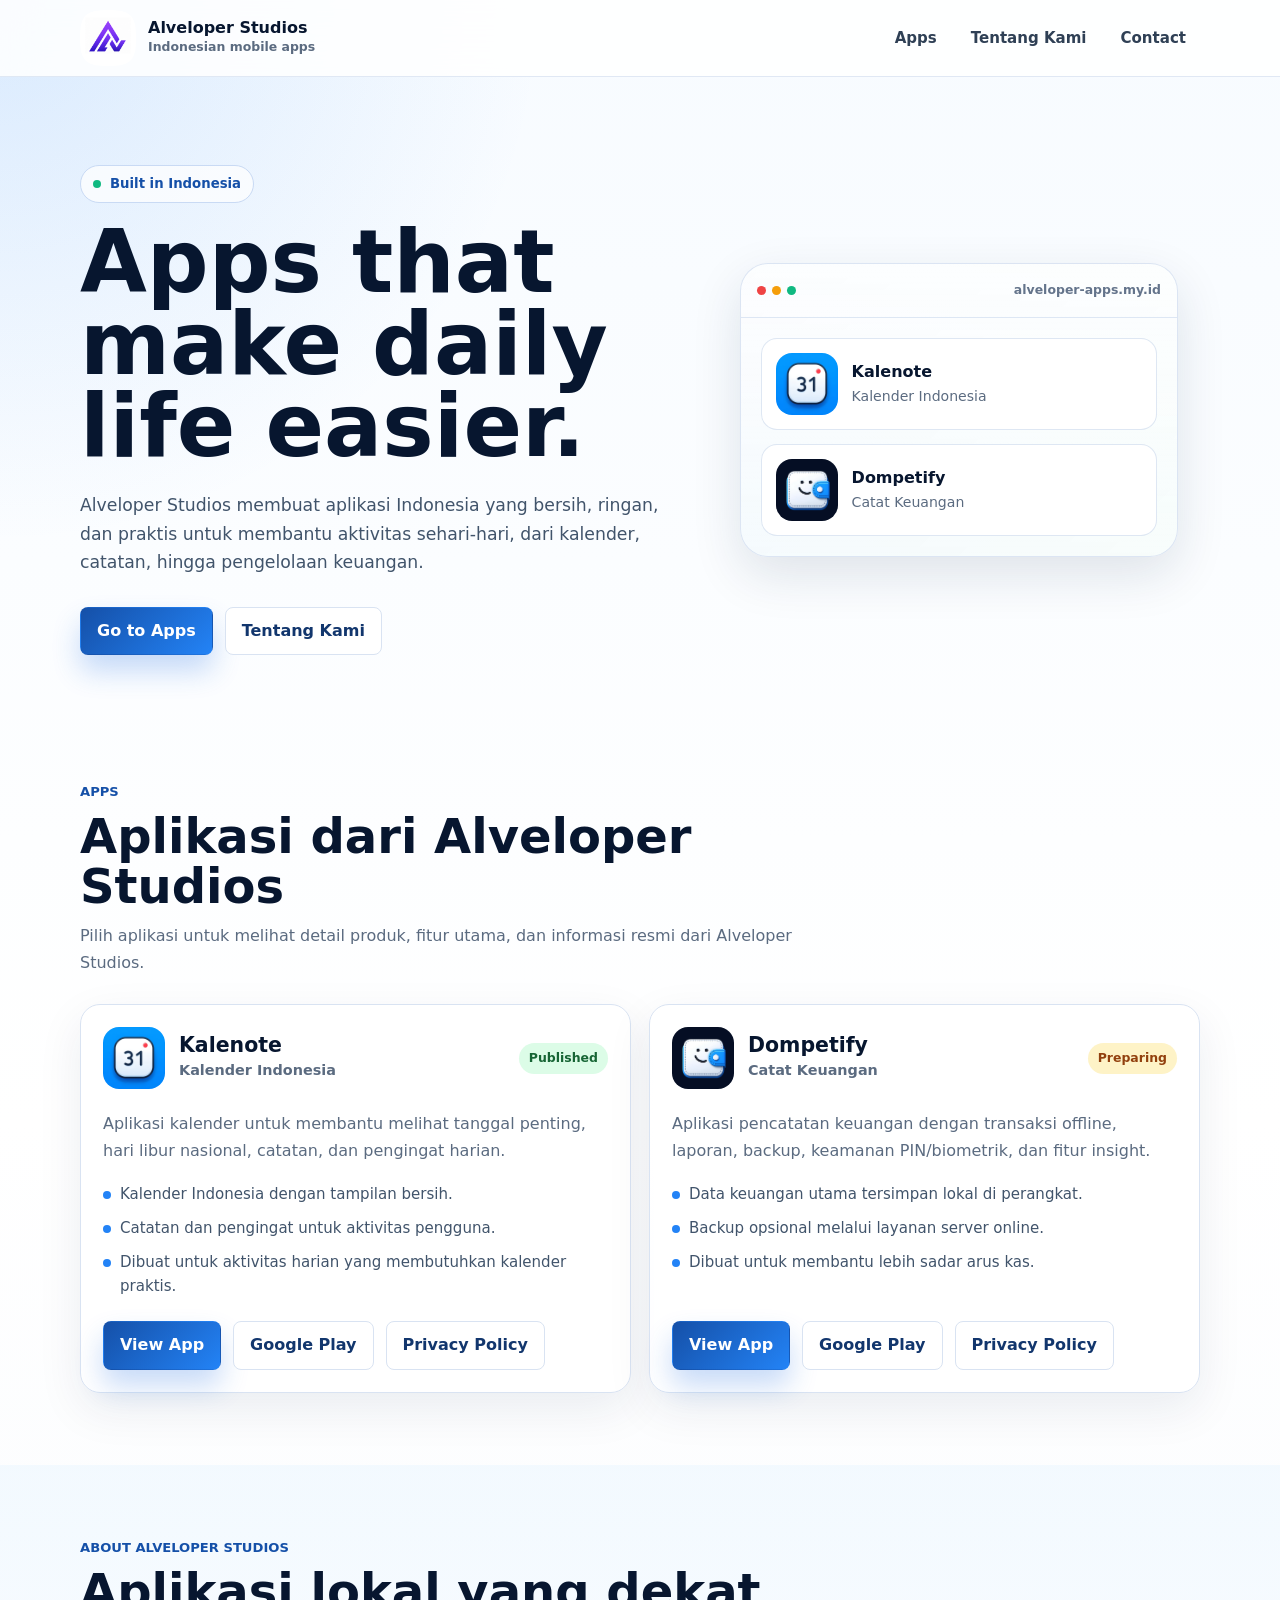
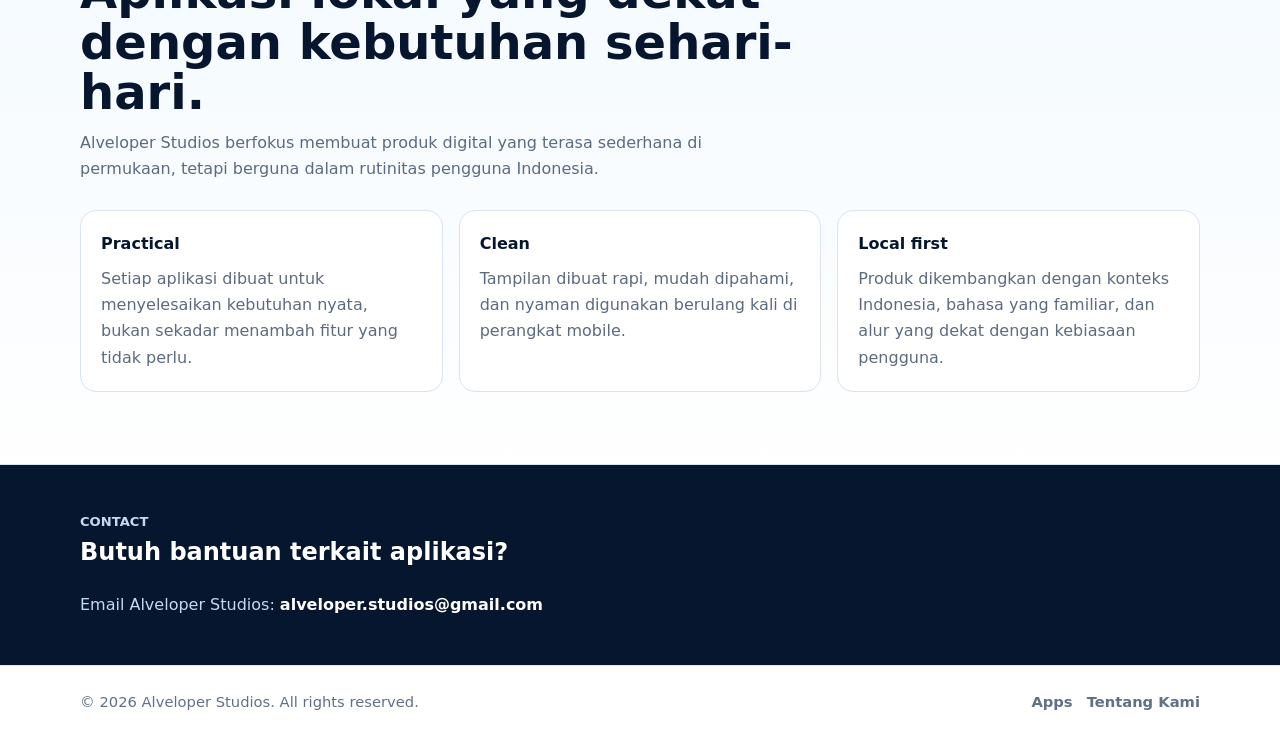
<file: index.html>
<!DOCTYPE html>
<html lang="id">
<head>
  <meta charset="UTF-8">
  <meta name="viewport" content="width=device-width, initial-scale=1.0">
  <meta name="description" content="Portal resmi Alveloper Studios, developer aplikasi Indonesia untuk membantu aktivitas sehari-hari.">
  <meta name="theme-color" content="#1769e0">
  <title>Alveloper Studios Apps</title>
  <link rel="icon" href="assets/icons/alveloper-studios-icon/web/favicon.ico">
  <link rel="apple-touch-icon" href="assets/icons/alveloper-studios-icon/web/apple-touch-icon.png">
  <link rel="stylesheet" href="assets/css/style.css">
</head>
<body>
  <header class="site-header">
    <div class="container header-inner">
      <a class="brand" href="./" aria-label="Alveloper Studios home">
        <span class="brand-mark"><img src="assets/icons/alveloper-studios-icon/web/icon-192.png" alt=""></span>
        <span>
          <span class="brand-title">Alveloper Studios</span>
          <span class="brand-subtitle">Indonesian mobile apps</span>
        </span>
      </a>
      <button class="menu-button" type="button" aria-label="Open navigation" aria-expanded="false" data-menu-button>
        <span></span>
      </button>
      <nav class="site-nav" data-site-nav>
        <a href="#apps">Apps</a>
        <a href="#studio">Tentang Kami</a>
        <a href="#contact">Contact</a>
      </nav>
    </div>
  </header>

  <main>
    <section class="hero">
      <div class="container hero-grid">
        <div>
          <span class="eyebrow">Built in Indonesia</span>
          <h1>Apps that make daily life easier.</h1>
          <p class="hero-copy">
            Alveloper Studios membuat aplikasi Indonesia yang bersih, ringan, dan praktis untuk membantu aktivitas sehari-hari, dari kalender, catatan, hingga pengelolaan keuangan.
          </p>
          <div class="hero-actions">
            <a class="button button-primary" href="#apps">Go to Apps</a>
            <a class="button button-secondary" href="#studio">Tentang Kami</a>
          </div>
        </div>

        <div class="hero-panel" aria-hidden="true">
          <div class="device-shell">
            <div class="device-top">
              <div class="traffic"><span></span><span></span><span></span></div>
              <span class="device-url">alveloper-apps.my.id</span>
            </div>
            <div class="app-stack">
              <div class="mini-app">
                <img src="assets/images/kalenote_logo.png" alt="">
                <div>
                  <strong>Kalenote</strong>
                  <span>Kalender Indonesia</span>
                </div>
              </div>
              <div class="mini-app">
                <img src="assets/images/dompetify_logo.png" alt="">
                <div>
                  <strong>Dompetify</strong>
                  <span>Catat Keuangan</span>
                </div>
              </div>
            </div>
          </div>
        </div>
      </div>
    </section>

    <section class="section" id="apps">
      <div class="container">
        <div class="section-header">
          <p class="section-kicker">Apps</p>
          <h2>Aplikasi dari Alveloper Studios</h2>
          <p>Pilih aplikasi untuk melihat detail produk, fitur utama, dan informasi resmi dari Alveloper Studios.</p>
        </div>

        <div class="apps-grid">
          <article class="app-card">
            <div class="app-card-header">
              <div class="app-title-row">
                <img class="app-logo" src="assets/images/kalenote_logo.png" alt="Kalenote logo">
                <div>
                  <h3>Kalenote</h3>
                  <span>Kalender Indonesia</span>
                </div>
              </div>
              <span class="status">Published</span>
            </div>
            <p>Aplikasi kalender untuk membantu melihat tanggal penting, hari libur nasional, catatan, dan pengingat harian.</p>
            <ul class="feature-list">
              <li>Kalender Indonesia dengan tampilan bersih.</li>
              <li>Catatan dan pengingat untuk aktivitas pengguna.</li>
              <li>Dibuat untuk aktivitas harian yang membutuhkan kalender praktis.</li>
            </ul>
            <div class="card-actions">
              <a class="button button-primary" href="kalenote/">View App</a>
              <a class="button button-secondary" href="https://play.google.com/store/apps/details?id=com.alveloper.kalenote" target="_blank" rel="noopener">Google Play</a>
              <a class="button button-secondary" href="kalenote/privacy-policy.html">Privacy Policy</a>
            </div>
          </article>

          <article class="app-card">
            <div class="app-card-header">
              <div class="app-title-row">
                <img class="app-logo" src="assets/images/dompetify_logo.png" alt="Dompetify logo">
                <div>
                  <h3>Dompetify</h3>
                  <span>Catat Keuangan</span>
                </div>
              </div>
              <span class="status soon">Preparing</span>
            </div>
            <p>Aplikasi pencatatan keuangan dengan transaksi offline, laporan, backup, keamanan PIN/biometrik, dan fitur insight.</p>
            <ul class="feature-list">
              <li>Data keuangan utama tersimpan lokal di perangkat.</li>
              <li>Backup opsional melalui layanan server online.</li>
              <li>Dibuat untuk membantu lebih sadar arus kas.</li>
            </ul>
            <div class="card-actions">
              <a class="button button-primary" href="dompetify/">View App</a>
              <a class="button button-secondary" href="https://play.google.com/store/apps/details?id=com.alveloper.dompetify" target="_blank" rel="noopener">Google Play</a>
              <a class="button button-secondary" href="dompetify/privacy-policy.html">Privacy Policy</a>
            </div>
          </article>
        </div>
      </div>
    </section>

    <section class="section section-muted" id="studio">
      <div class="container">
        <div class="section-header">
          <p class="section-kicker">About Alveloper Studios</p>
          <h2>Aplikasi lokal yang dekat dengan kebutuhan sehari-hari.</h2>
          <p>Alveloper Studios berfokus membuat produk digital yang terasa sederhana di permukaan, tetapi berguna dalam rutinitas pengguna Indonesia.</p>
        </div>
        <div class="info-grid">
          <div class="info-box">
            <h3>Practical</h3>
            <p>Setiap aplikasi dibuat untuk menyelesaikan kebutuhan nyata, bukan sekadar menambah fitur yang tidak perlu.</p>
          </div>
          <div class="info-box">
            <h3>Clean</h3>
            <p>Tampilan dibuat rapi, mudah dipahami, dan nyaman digunakan berulang kali di perangkat mobile.</p>
          </div>
          <div class="info-box">
            <h3>Local first</h3>
            <p>Produk dikembangkan dengan konteks Indonesia, bahasa yang familiar, dan alur yang dekat dengan kebiasaan pengguna.</p>
          </div>
        </div>
      </div>
    </section>
  </main>

  <section class="contact-band" id="contact">
    <div class="container">
      <p class="section-kicker">Contact</p>
      <h2>Butuh bantuan terkait aplikasi?</h2>
      <p>Email Alveloper Studios: <a href="mailto:alveloper.studios@gmail.com">alveloper.studios@gmail.com</a></p>
    </div>
  </section>

  <footer class="footer">
    <div class="container footer-inner">
      <span>&copy; <span data-year></span> Alveloper Studios. All rights reserved.</span>
      <div class="footer-links">
        <a href="#apps">Apps</a>
        <a href="#studio">Tentang Kami</a>
      </div>
    </div>
  </footer>

  <script src="assets/js/main.js"></script>
</body>
</html>
</file>
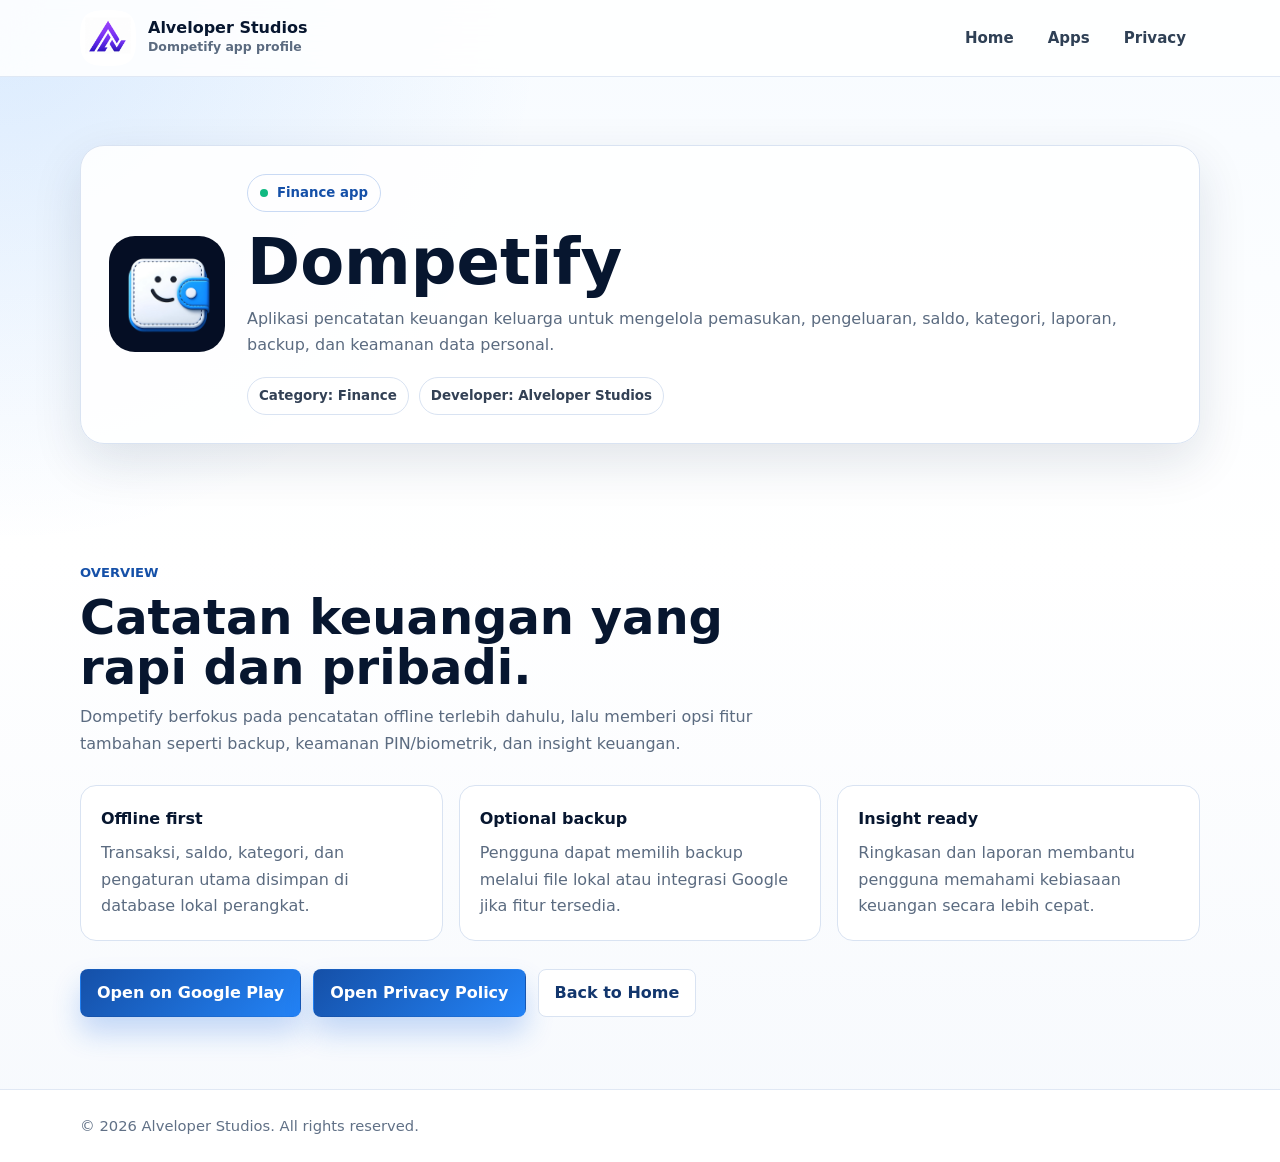
<file: dompetify/index.html>
<!DOCTYPE html>
<html lang="id">
<head>
  <meta charset="UTF-8">
  <meta name="viewport" content="width=device-width, initial-scale=1.0">
  <meta name="description" content="Informasi aplikasi Dompetify dari Alveloper Studios.">
  <meta name="theme-color" content="#1769e0">
  <title>Dompetify - Alveloper Studios</title>
  <link rel="icon" href="../assets/icons/alveloper-studios-icon/web/favicon.ico">
  <link rel="apple-touch-icon" href="../assets/icons/alveloper-studios-icon/web/apple-touch-icon.png">
  <link rel="stylesheet" href="../assets/css/style.css">
</head>
<body>
  <header class="site-header">
    <div class="container header-inner">
      <a class="brand" href="../">
        <span class="brand-mark"><img src="../assets/icons/alveloper-studios-icon/web/icon-192.png" alt=""></span>
        <span>
          <span class="brand-title">Alveloper Studios</span>
          <span class="brand-subtitle">Dompetify app profile</span>
        </span>
      </a>
      <button class="menu-button" type="button" aria-label="Open navigation" aria-expanded="false" data-menu-button>
        <span></span>
      </button>
      <nav class="site-nav" data-site-nav>
        <a href="../">Home</a>
        <a href="../#apps">Apps</a>
        <a href="privacy-policy.html">Privacy</a>
      </nav>
    </div>
  </header>

  <main>
    <section class="app-hero">
      <div class="container">
        <div class="app-hero-card">
          <img class="app-hero-logo" src="../assets/images/dompetify_logo.png" alt="Dompetify logo">
          <div>
            <span class="eyebrow">Finance app</span>
            <h1>Dompetify</h1>
            <p>Aplikasi pencatatan keuangan keluarga untuk mengelola pemasukan, pengeluaran, saldo, kategori, laporan, backup, dan keamanan data personal.</p>
            <div class="meta-row">
              <span class="meta-pill">Category: Finance</span>
              <span class="meta-pill">Developer: Alveloper Studios</span>
            </div>
          </div>
        </div>
      </div>
    </section>

    <section class="section">
      <div class="container">
        <div class="section-header">
          <p class="section-kicker">Overview</p>
          <h2>Catatan keuangan yang rapi dan pribadi.</h2>
          <p>Dompetify berfokus pada pencatatan offline terlebih dahulu, lalu memberi opsi fitur tambahan seperti backup, keamanan PIN/biometrik, dan insight keuangan.</p>
        </div>
        <div class="info-grid">
          <div class="info-box">
            <h3>Offline first</h3>
            <p>Transaksi, saldo, kategori, dan pengaturan utama disimpan di database lokal perangkat.</p>
          </div>
          <div class="info-box">
            <h3>Optional backup</h3>
            <p>Pengguna dapat memilih backup melalui file lokal atau integrasi Google jika fitur tersedia.</p>
          </div>
          <div class="info-box">
            <h3>Insight ready</h3>
            <p>Ringkasan dan laporan membantu pengguna memahami kebiasaan keuangan secara lebih cepat.</p>
          </div>
        </div>
        <div class="policy-actions policy-actions-margin">
          <a class="button button-primary" href="https://play.google.com/store/apps/details?id=com.alveloper.dompetify" target="_blank" rel="noopener">Open on Google Play</a>
          <a class="button button-primary" href="privacy-policy.html">Open Privacy Policy</a>
          <a class="button button-secondary" href="../">Back to Home</a>
        </div>
      </div>
    </section>
  </main>

  <footer class="footer">
    <div class="container footer-inner">
      <span>&copy; <span data-year></span> Alveloper Studios. All rights reserved.</span>
    </div>
  </footer>

  <script src="../assets/js/main.js"></script>
</body>
</html>
</file>
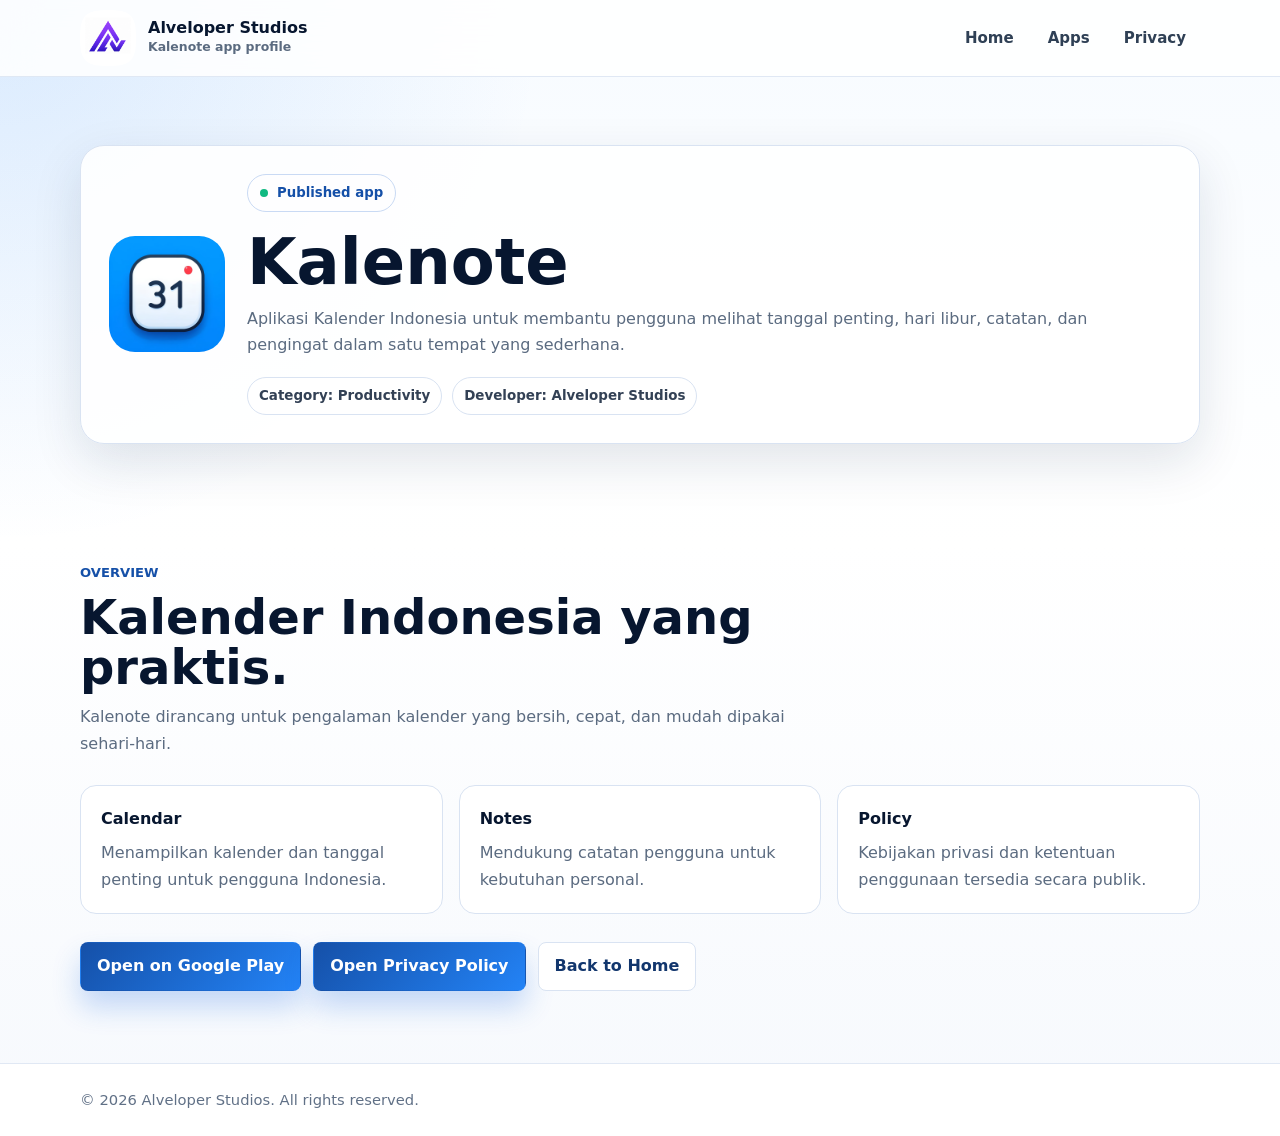
<file: kalenote/index.html>
<!DOCTYPE html>
<html lang="id">
<head>
  <meta charset="UTF-8">
  <meta name="viewport" content="width=device-width, initial-scale=1.0">
  <meta name="description" content="Informasi aplikasi Kalenote dari Alveloper Studios.">
  <meta name="theme-color" content="#1769e0">
  <title>Kalenote - Alveloper Studios</title>
  <link rel="icon" href="../assets/icons/alveloper-studios-icon/web/favicon.ico">
  <link rel="apple-touch-icon" href="../assets/icons/alveloper-studios-icon/web/apple-touch-icon.png">
  <link rel="stylesheet" href="../assets/css/style.css">
</head>
<body>
  <header class="site-header">
    <div class="container header-inner">
      <a class="brand" href="../">
        <span class="brand-mark"><img src="../assets/icons/alveloper-studios-icon/web/icon-192.png" alt=""></span>
        <span>
          <span class="brand-title">Alveloper Studios</span>
          <span class="brand-subtitle">Kalenote app profile</span>
        </span>
      </a>
      <button class="menu-button" type="button" aria-label="Open navigation" aria-expanded="false" data-menu-button>
        <span></span>
      </button>
      <nav class="site-nav" data-site-nav>
        <a href="../">Home</a>
        <a href="../#apps">Apps</a>
        <a href="privacy-policy.html">Privacy</a>
      </nav>
    </div>
  </header>

  <main>
    <section class="app-hero">
      <div class="container">
        <div class="app-hero-card">
          <img class="app-hero-logo" src="../assets/images/kalenote_logo.png" alt="Kalenote logo">
          <div>
            <span class="eyebrow">Published app</span>
            <h1>Kalenote</h1>
            <p>Aplikasi Kalender Indonesia untuk membantu pengguna melihat tanggal penting, hari libur, catatan, dan pengingat dalam satu tempat yang sederhana.</p>
            <div class="meta-row">
              <span class="meta-pill">Category: Productivity</span>
              <span class="meta-pill">Developer: Alveloper Studios</span>
            </div>
          </div>
        </div>
      </div>
    </section>

    <section class="section">
      <div class="container">
        <div class="section-header">
          <p class="section-kicker">Overview</p>
          <h2>Kalender Indonesia yang praktis.</h2>
          <p>Kalenote dirancang untuk pengalaman kalender yang bersih, cepat, dan mudah dipakai sehari-hari.</p>
        </div>
        <div class="info-grid">
          <div class="info-box">
            <h3>Calendar</h3>
            <p>Menampilkan kalender dan tanggal penting untuk pengguna Indonesia.</p>
          </div>
          <div class="info-box">
            <h3>Notes</h3>
            <p>Mendukung catatan pengguna untuk kebutuhan personal.</p>
          </div>
          <div class="info-box">
            <h3>Policy</h3>
            <p>Kebijakan privasi dan ketentuan penggunaan tersedia secara publik.</p>
          </div>
        </div>
        <div class="policy-actions policy-actions-margin">
          <a class="button button-primary" href="https://play.google.com/store/apps/details?id=com.alveloper.kalenote" target="_blank" rel="noopener">Open on Google Play</a>
          <a class="button button-primary" href="privacy-policy.html">Open Privacy Policy</a>
          <a class="button button-secondary" href="../">Back to Home</a>
        </div>
      </div>
    </section>
  </main>

  <footer class="footer">
    <div class="container footer-inner">
      <span>&copy; <span data-year></span> Alveloper Studios. All rights reserved.</span>
    </div>
  </footer>

  <script src="../assets/js/main.js"></script>
</body>
</html>
</file>
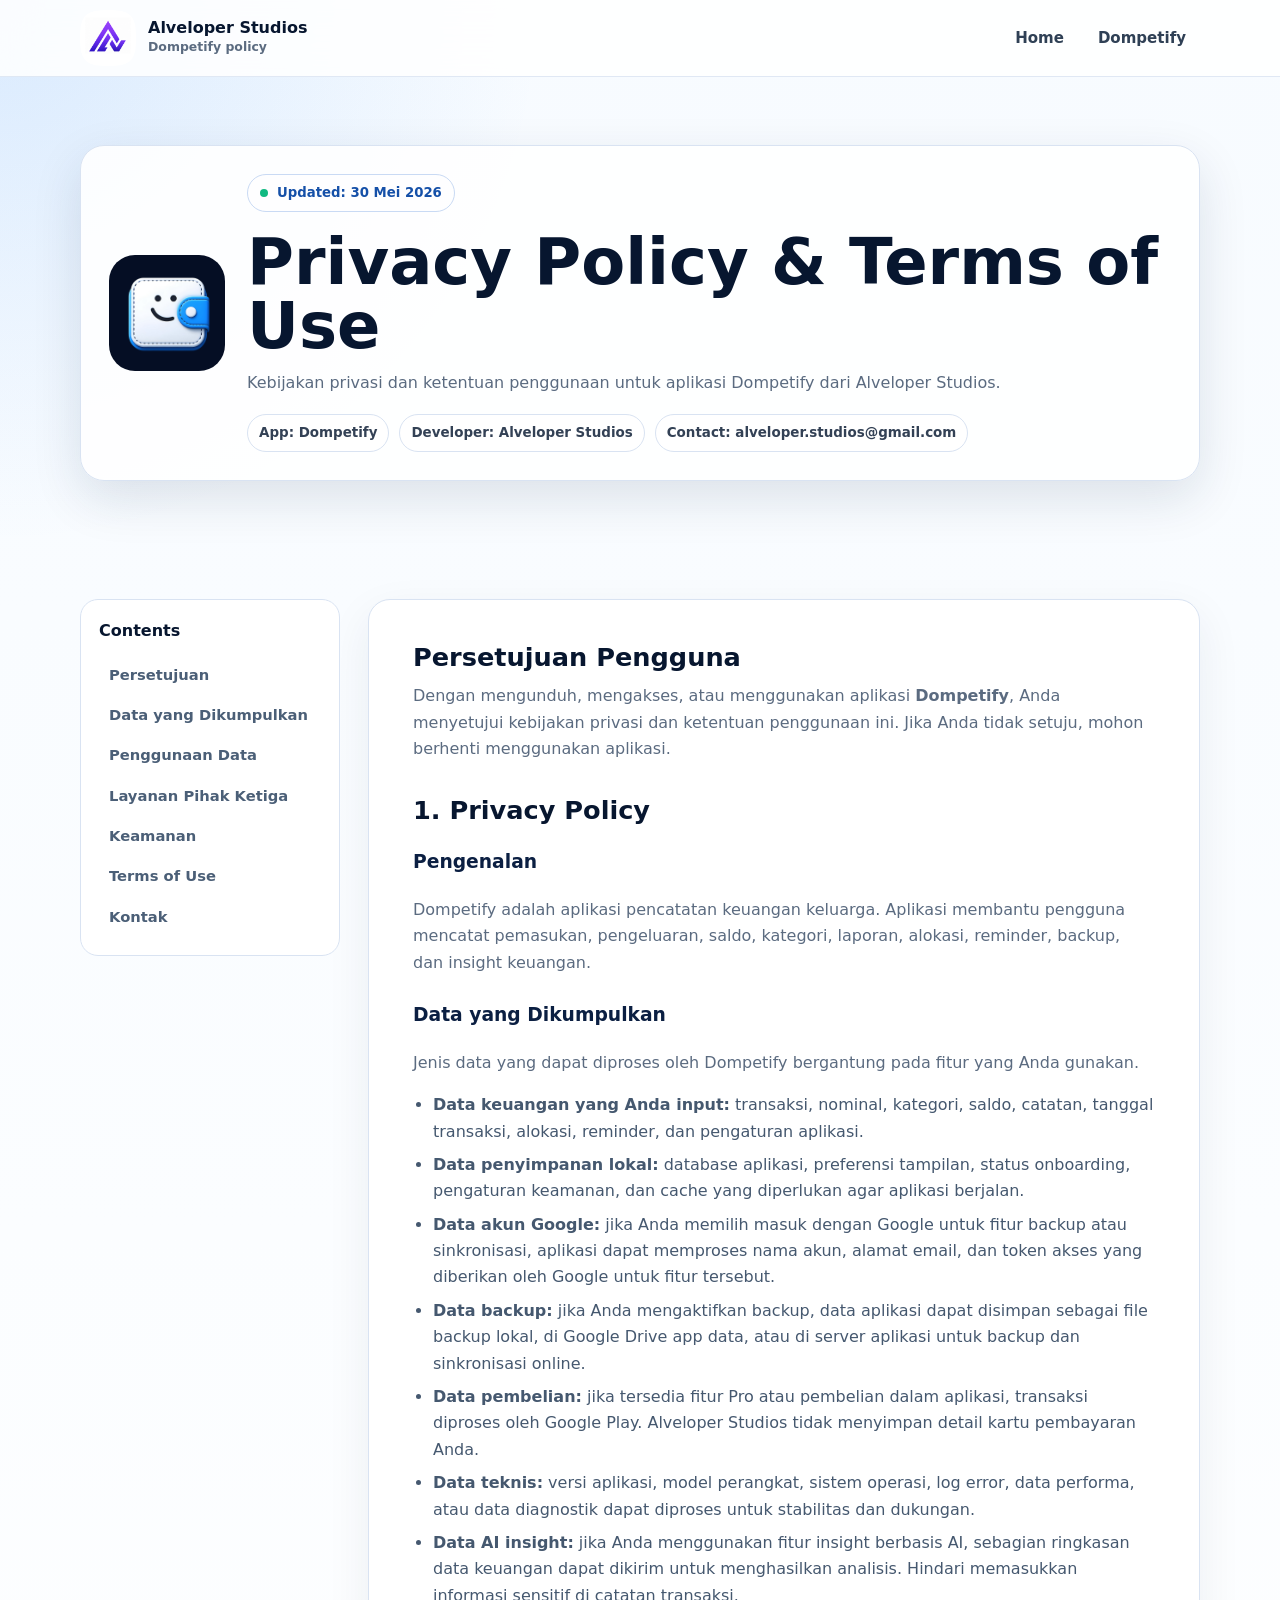
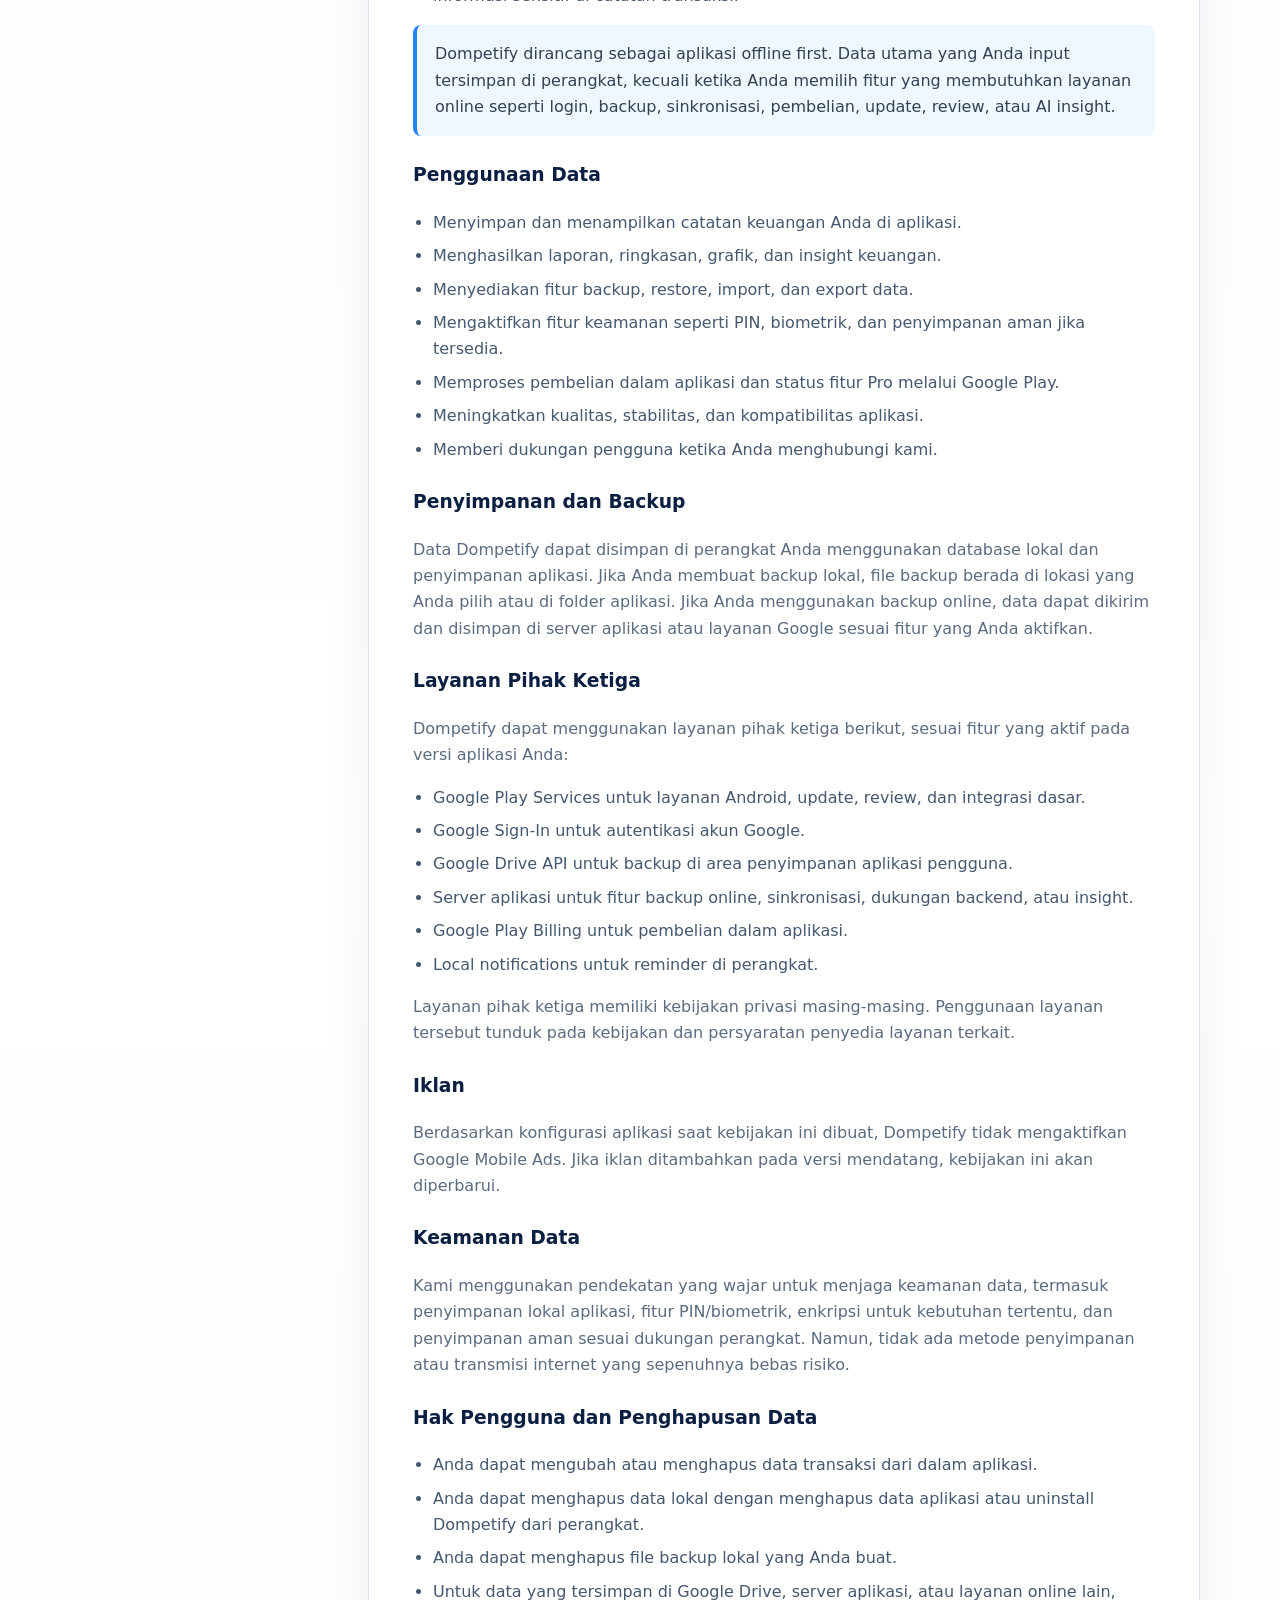
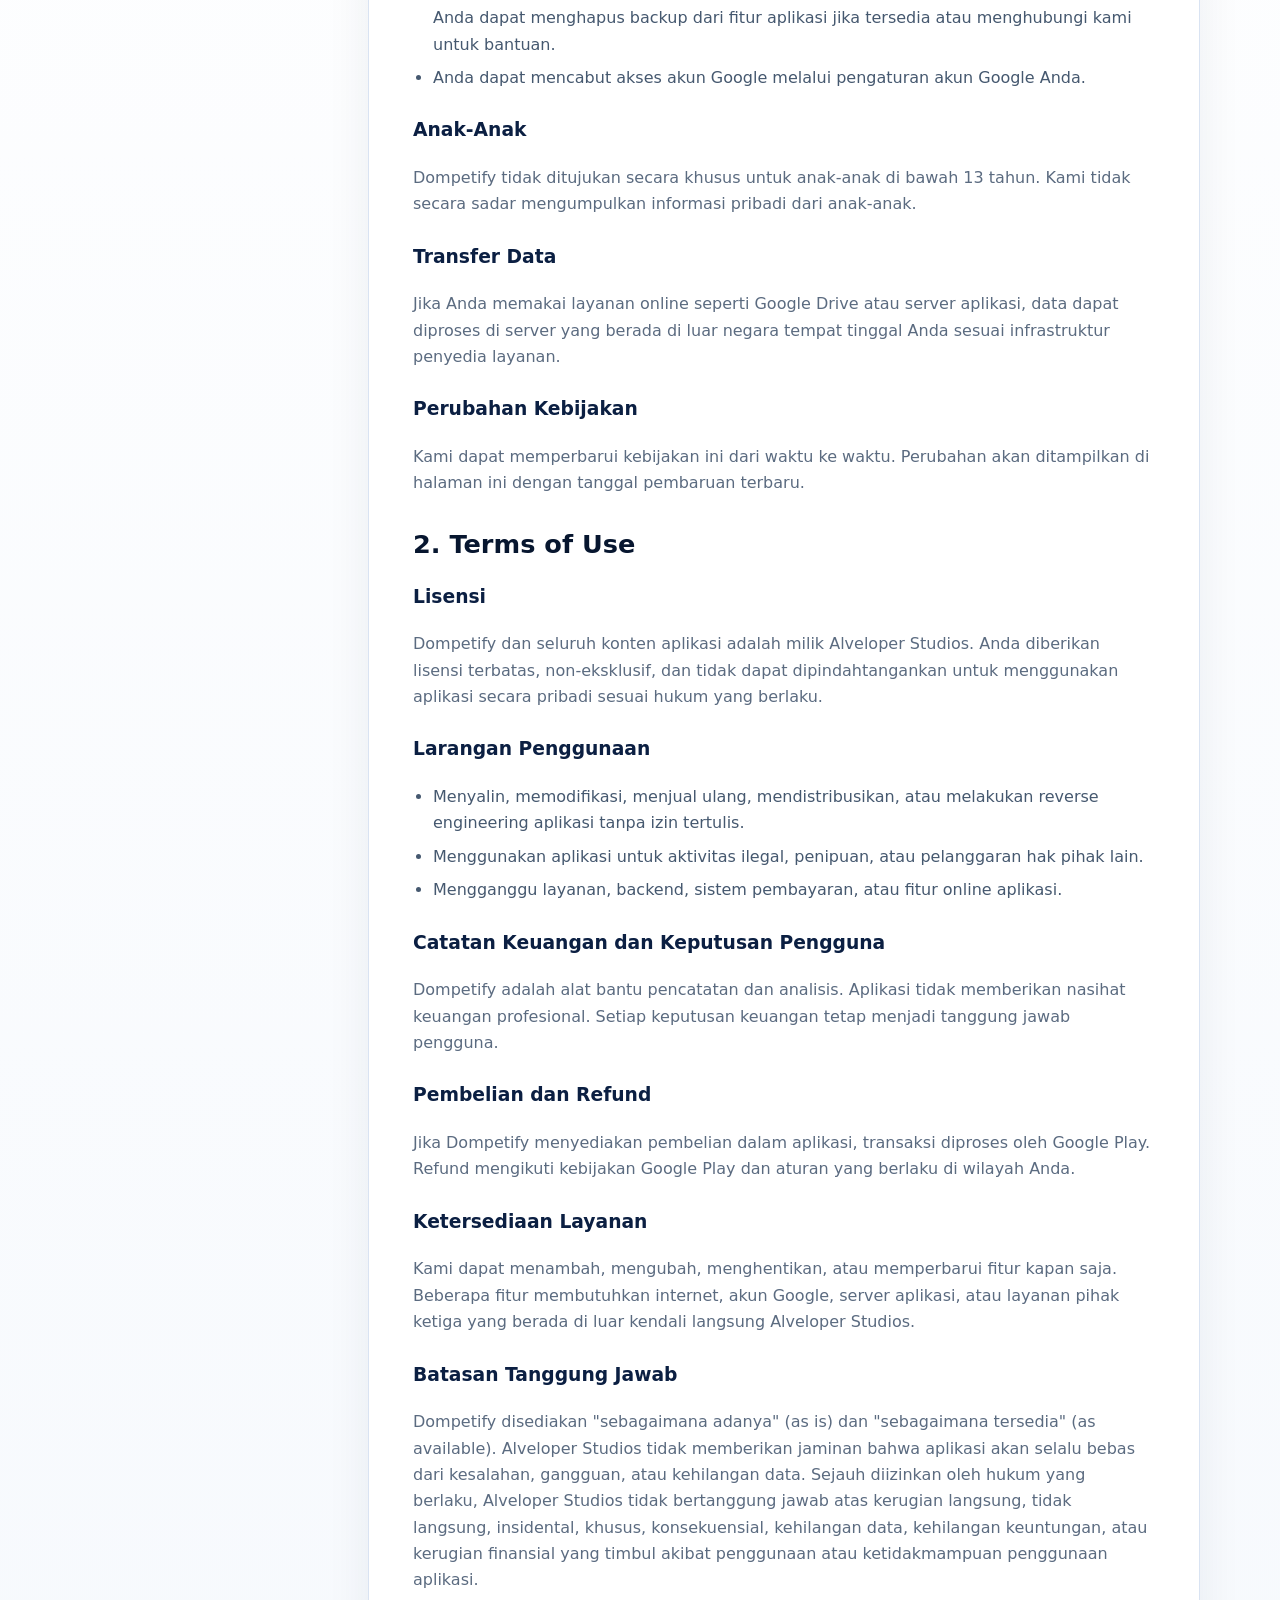
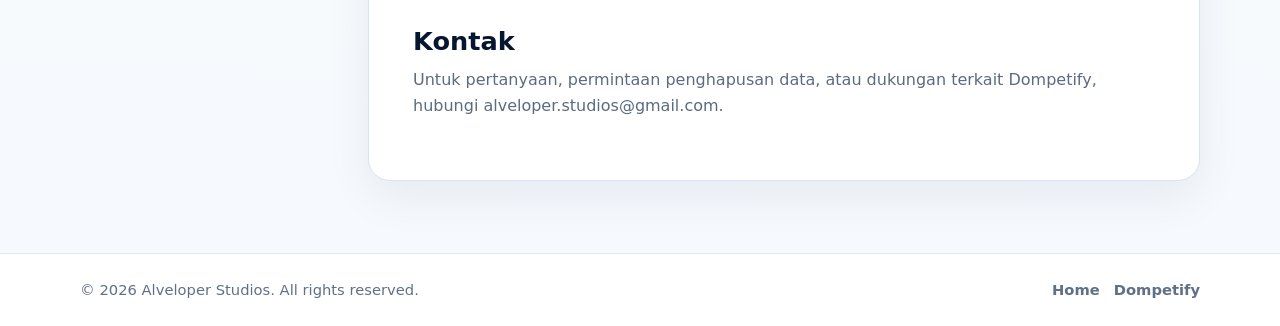
<file: dompetify/privacy-policy.html>
<!DOCTYPE html>
<html lang="id">
<head>
  <meta charset="UTF-8">
  <meta name="viewport" content="width=device-width, initial-scale=1.0">
  <meta name="description" content="Privacy Policy dan Terms of Use Dompetify by Alveloper Studios.">
  <meta name="theme-color" content="#1769e0">
  <title>Privacy Policy - Dompetify</title>
  <link rel="icon" href="../assets/icons/alveloper-studios-icon/web/favicon.ico">
  <link rel="apple-touch-icon" href="../assets/icons/alveloper-studios-icon/web/apple-touch-icon.png">
  <link rel="stylesheet" href="../assets/css/style.css">
</head>
<body>
  <header class="site-header">
    <div class="container header-inner">
      <a class="brand" href="../">
        <span class="brand-mark"><img src="../assets/icons/alveloper-studios-icon/web/icon-192.png" alt=""></span>
        <span>
          <span class="brand-title">Alveloper Studios</span>
          <span class="brand-subtitle">Dompetify policy</span>
        </span>
      </a>
      <button class="menu-button" type="button" aria-label="Open navigation" aria-expanded="false" data-menu-button>
        <span></span>
      </button>
      <nav class="site-nav" data-site-nav>
        <a href="../">Home</a>
        <a href="./">Dompetify</a>
      </nav>
    </div>
  </header>

  <main>
    <section class="app-hero">
      <div class="container">
        <div class="app-hero-card">
          <img class="app-hero-logo" src="../assets/images/dompetify_logo.png" alt="Dompetify logo">
          <div>
            <span class="eyebrow">Updated: 30 Mei 2026</span>
            <h1>Privacy Policy & Terms of Use</h1>
            <p>Kebijakan privasi dan ketentuan penggunaan untuk aplikasi Dompetify dari Alveloper Studios.</p>
            <div class="meta-row">
              <span class="meta-pill">App: Dompetify</span>
              <span class="meta-pill">Developer: Alveloper Studios</span>
              <span class="meta-pill">Contact: alveloper.studios@gmail.com</span>
            </div>
          </div>
        </div>
      </div>
    </section>

    <section class="section">
      <div class="container policy-layout">
        <aside class="policy-sidebar">
          <strong>Contents</strong>
          <a href="#consent">Persetujuan</a>
          <a href="#data-collected">Data yang Dikumpulkan</a>
          <a href="#usage">Penggunaan Data</a>
          <a href="#third-party">Layanan Pihak Ketiga</a>
          <a href="#security">Keamanan</a>
          <a href="#terms">Terms of Use</a>
          <a href="#contact">Kontak</a>
        </aside>

        <article class="policy-content">
          <h2 id="consent">Persetujuan Pengguna</h2>
          <p>Dengan mengunduh, mengakses, atau menggunakan aplikasi <strong>Dompetify</strong>, Anda menyetujui kebijakan privasi dan ketentuan penggunaan ini. Jika Anda tidak setuju, mohon berhenti menggunakan aplikasi.</p>

          <h2>1. Privacy Policy</h2>
          <h3>Pengenalan</h3>
          <p>Dompetify adalah aplikasi pencatatan keuangan keluarga. Aplikasi membantu pengguna mencatat pemasukan, pengeluaran, saldo, kategori, laporan, alokasi, reminder, backup, dan insight keuangan.</p>

          <h3 id="data-collected">Data yang Dikumpulkan</h3>
          <p>Jenis data yang dapat diproses oleh Dompetify bergantung pada fitur yang Anda gunakan.</p>
          <ul>
            <li><strong>Data keuangan yang Anda input:</strong> transaksi, nominal, kategori, saldo, catatan, tanggal transaksi, alokasi, reminder, dan pengaturan aplikasi.</li>
            <li><strong>Data penyimpanan lokal:</strong> database aplikasi, preferensi tampilan, status onboarding, pengaturan keamanan, dan cache yang diperlukan agar aplikasi berjalan.</li>
            <li><strong>Data akun Google:</strong> jika Anda memilih masuk dengan Google untuk fitur backup atau sinkronisasi, aplikasi dapat memproses nama akun, alamat email, dan token akses yang diberikan oleh Google untuk fitur tersebut.</li>
            <li><strong>Data backup:</strong> jika Anda mengaktifkan backup, data aplikasi dapat disimpan sebagai file backup lokal, di Google Drive app data, atau di server aplikasi untuk backup dan sinkronisasi online.</li>
            <li><strong>Data pembelian:</strong> jika tersedia fitur Pro atau pembelian dalam aplikasi, transaksi diproses oleh Google Play. Alveloper Studios tidak menyimpan detail kartu pembayaran Anda.</li>
            <li><strong>Data teknis:</strong> versi aplikasi, model perangkat, sistem operasi, log error, data performa, atau data diagnostik dapat diproses untuk stabilitas dan dukungan.</li>
            <li><strong>Data AI insight:</strong> jika Anda menggunakan fitur insight berbasis AI, sebagian ringkasan data keuangan dapat dikirim untuk menghasilkan analisis. Hindari memasukkan informasi sensitif di catatan transaksi.</li>
          </ul>

          <div class="notice">
            Dompetify dirancang sebagai aplikasi offline first. Data utama yang Anda input tersimpan di perangkat, kecuali ketika Anda memilih fitur yang membutuhkan layanan online seperti login, backup, sinkronisasi, pembelian, update, review, atau AI insight.
          </div>

          <h3 id="usage">Penggunaan Data</h3>
          <ul>
            <li>Menyimpan dan menampilkan catatan keuangan Anda di aplikasi.</li>
            <li>Menghasilkan laporan, ringkasan, grafik, dan insight keuangan.</li>
            <li>Menyediakan fitur backup, restore, import, dan export data.</li>
            <li>Mengaktifkan fitur keamanan seperti PIN, biometrik, dan penyimpanan aman jika tersedia.</li>
            <li>Memproses pembelian dalam aplikasi dan status fitur Pro melalui Google Play.</li>
            <li>Meningkatkan kualitas, stabilitas, dan kompatibilitas aplikasi.</li>
            <li>Memberi dukungan pengguna ketika Anda menghubungi kami.</li>
          </ul>

          <h3>Penyimpanan dan Backup</h3>
          <p>Data Dompetify dapat disimpan di perangkat Anda menggunakan database lokal dan penyimpanan aplikasi. Jika Anda membuat backup lokal, file backup berada di lokasi yang Anda pilih atau di folder aplikasi. Jika Anda menggunakan backup online, data dapat dikirim dan disimpan di server aplikasi atau layanan Google sesuai fitur yang Anda aktifkan.</p>

          <h3 id="third-party">Layanan Pihak Ketiga</h3>
          <p>Dompetify dapat menggunakan layanan pihak ketiga berikut, sesuai fitur yang aktif pada versi aplikasi Anda:</p>
          <ul>
            <li>Google Play Services untuk layanan Android, update, review, dan integrasi dasar.</li>
            <li>Google Sign-In untuk autentikasi akun Google.</li>
            <li>Google Drive API untuk backup di area penyimpanan aplikasi pengguna.</li>
            <li>Server aplikasi untuk fitur backup online, sinkronisasi, dukungan backend, atau insight.</li>
            <li>Google Play Billing untuk pembelian dalam aplikasi.</li>
            <li>Local notifications untuk reminder di perangkat.</li>
          </ul>
          <p>Layanan pihak ketiga memiliki kebijakan privasi masing-masing. Penggunaan layanan tersebut tunduk pada kebijakan dan persyaratan penyedia layanan terkait.</p>

          <h3>Iklan</h3>
          <p>Berdasarkan konfigurasi aplikasi saat kebijakan ini dibuat, Dompetify tidak mengaktifkan Google Mobile Ads. Jika iklan ditambahkan pada versi mendatang, kebijakan ini akan diperbarui.</p>

          <h3 id="security">Keamanan Data</h3>
          <p>Kami menggunakan pendekatan yang wajar untuk menjaga keamanan data, termasuk penyimpanan lokal aplikasi, fitur PIN/biometrik, enkripsi untuk kebutuhan tertentu, dan penyimpanan aman sesuai dukungan perangkat. Namun, tidak ada metode penyimpanan atau transmisi internet yang sepenuhnya bebas risiko.</p>

          <h3>Hak Pengguna dan Penghapusan Data</h3>
          <ul>
            <li>Anda dapat mengubah atau menghapus data transaksi dari dalam aplikasi.</li>
            <li>Anda dapat menghapus data lokal dengan menghapus data aplikasi atau uninstall Dompetify dari perangkat.</li>
            <li>Anda dapat menghapus file backup lokal yang Anda buat.</li>
            <li>Untuk data yang tersimpan di Google Drive, server aplikasi, atau layanan online lain, Anda dapat menghapus backup dari fitur aplikasi jika tersedia atau menghubungi kami untuk bantuan.</li>
            <li>Anda dapat mencabut akses akun Google melalui pengaturan akun Google Anda.</li>
          </ul>

          <h3>Anak-Anak</h3>
          <p>Dompetify tidak ditujukan secara khusus untuk anak-anak di bawah 13 tahun. Kami tidak secara sadar mengumpulkan informasi pribadi dari anak-anak.</p>

          <h3>Transfer Data</h3>
          <p>Jika Anda memakai layanan online seperti Google Drive atau server aplikasi, data dapat diproses di server yang berada di luar negara tempat tinggal Anda sesuai infrastruktur penyedia layanan.</p>

          <h3>Perubahan Kebijakan</h3>
          <p>Kami dapat memperbarui kebijakan ini dari waktu ke waktu. Perubahan akan ditampilkan di halaman ini dengan tanggal pembaruan terbaru.</p>

          <h2 id="terms">2. Terms of Use</h2>
          <h3>Lisensi</h3>
          <p>Dompetify dan seluruh konten aplikasi adalah milik Alveloper Studios. Anda diberikan lisensi terbatas, non-eksklusif, dan tidak dapat dipindahtangankan untuk menggunakan aplikasi secara pribadi sesuai hukum yang berlaku.</p>

          <h3>Larangan Penggunaan</h3>
          <ul>
            <li>Menyalin, memodifikasi, menjual ulang, mendistribusikan, atau melakukan reverse engineering aplikasi tanpa izin tertulis.</li>
            <li>Menggunakan aplikasi untuk aktivitas ilegal, penipuan, atau pelanggaran hak pihak lain.</li>
            <li>Mengganggu layanan, backend, sistem pembayaran, atau fitur online aplikasi.</li>
          </ul>

          <h3>Catatan Keuangan dan Keputusan Pengguna</h3>
          <p>Dompetify adalah alat bantu pencatatan dan analisis. Aplikasi tidak memberikan nasihat keuangan profesional. Setiap keputusan keuangan tetap menjadi tanggung jawab pengguna.</p>

          <h3>Pembelian dan Refund</h3>
          <p>Jika Dompetify menyediakan pembelian dalam aplikasi, transaksi diproses oleh Google Play. Refund mengikuti kebijakan Google Play dan aturan yang berlaku di wilayah Anda.</p>

          <h3>Ketersediaan Layanan</h3>
          <p>Kami dapat menambah, mengubah, menghentikan, atau memperbarui fitur kapan saja. Beberapa fitur membutuhkan internet, akun Google, server aplikasi, atau layanan pihak ketiga yang berada di luar kendali langsung Alveloper Studios.</p>

          <h3>Batasan Tanggung Jawab</h3>
          <p>Dompetify disediakan "sebagaimana adanya" (as is) dan "sebagaimana tersedia" (as available). Alveloper Studios tidak memberikan jaminan bahwa aplikasi akan selalu bebas dari kesalahan, gangguan, atau kehilangan data. Sejauh diizinkan oleh hukum yang berlaku, Alveloper Studios tidak bertanggung jawab atas kerugian langsung, tidak langsung, insidental, khusus, konsekuensial, kehilangan data, kehilangan keuntungan, atau kerugian finansial yang timbul akibat penggunaan atau ketidakmampuan penggunaan aplikasi.</p>

          <h2 id="contact">Kontak</h2>
          <p>Untuk pertanyaan, permintaan penghapusan data, atau dukungan terkait Dompetify, hubungi <a href="mailto:alveloper.studios@gmail.com?subject=Dompetify%20Privacy%20Policy">alveloper.studios@gmail.com</a>.</p>
        </article>
      </div>
    </section>
  </main>

  <footer class="footer">
    <div class="container footer-inner">
      <span>&copy; <span data-year></span> Alveloper Studios. All rights reserved.</span>
      <div class="footer-links">
        <a href="../">Home</a>
        <a href="./">Dompetify</a>
      </div>
    </div>
  </footer>

  <script src="../assets/js/main.js"></script>
</body>
</html>
</file>
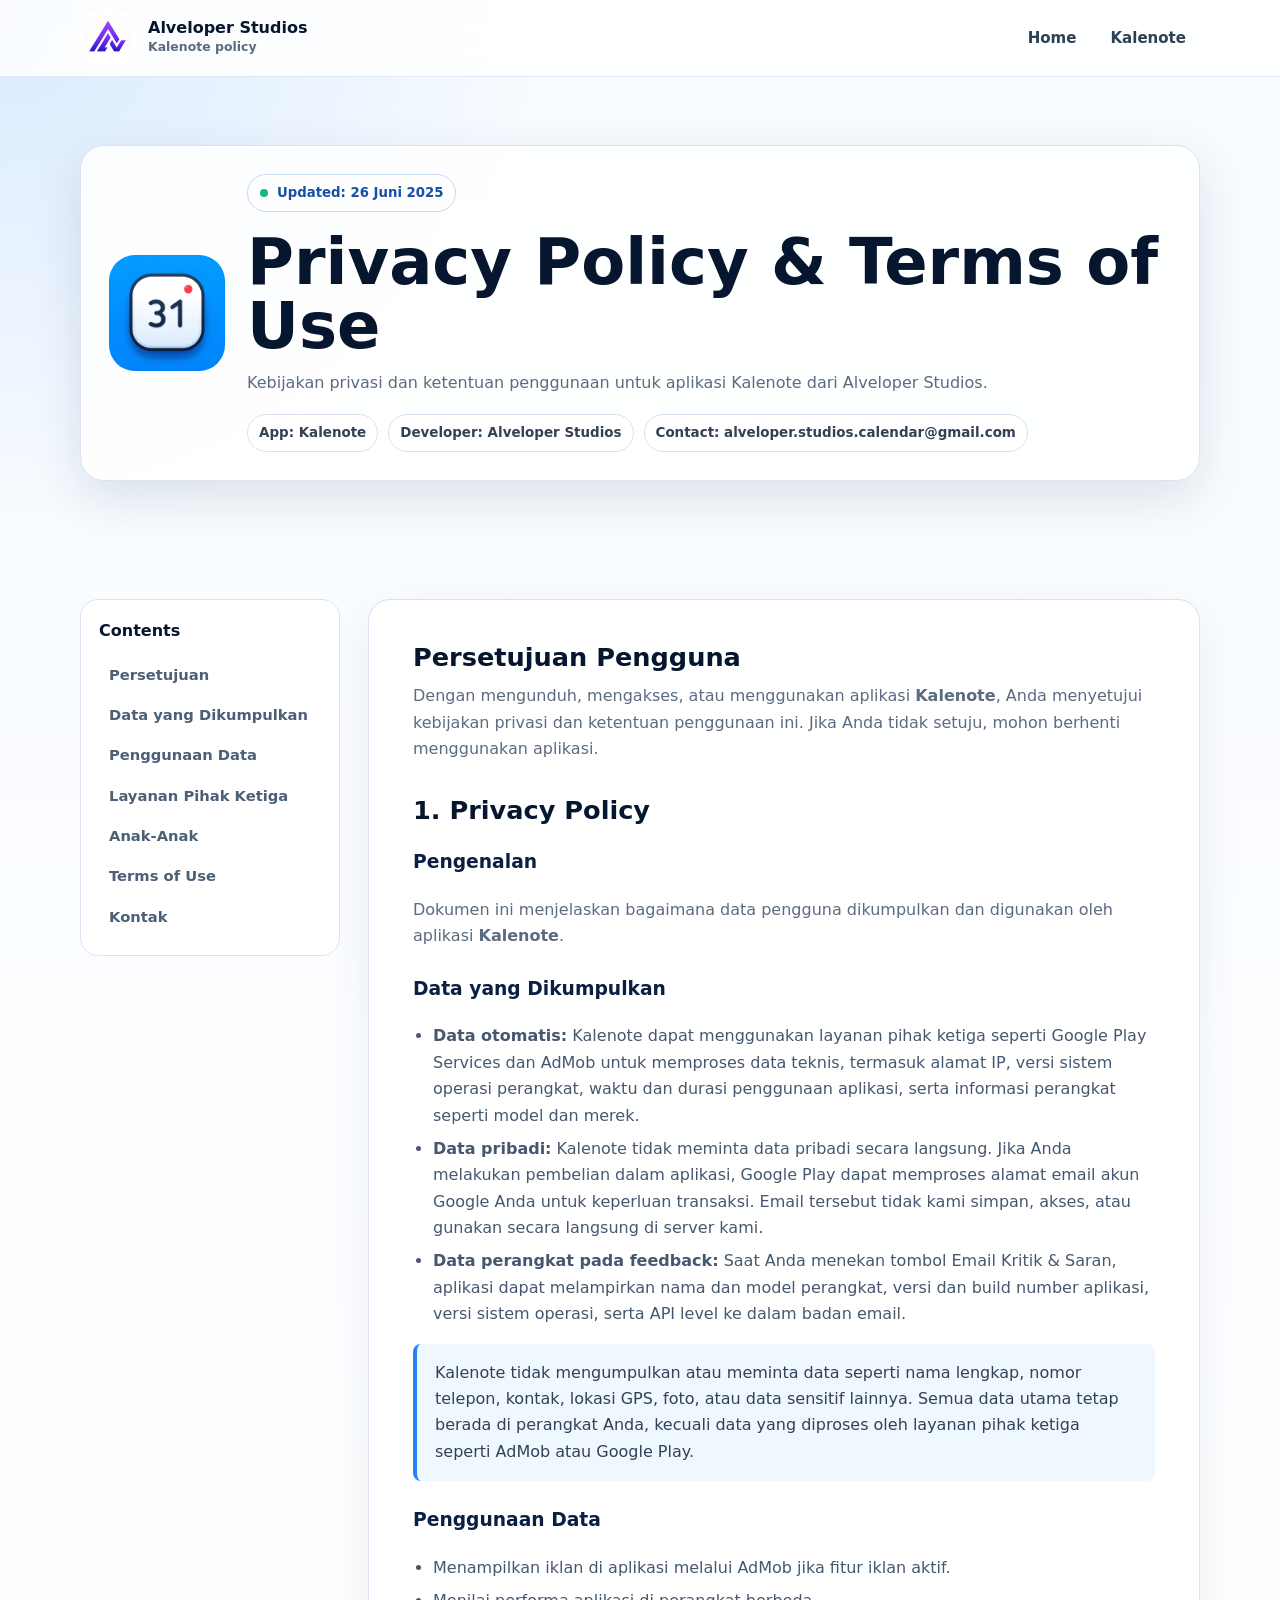
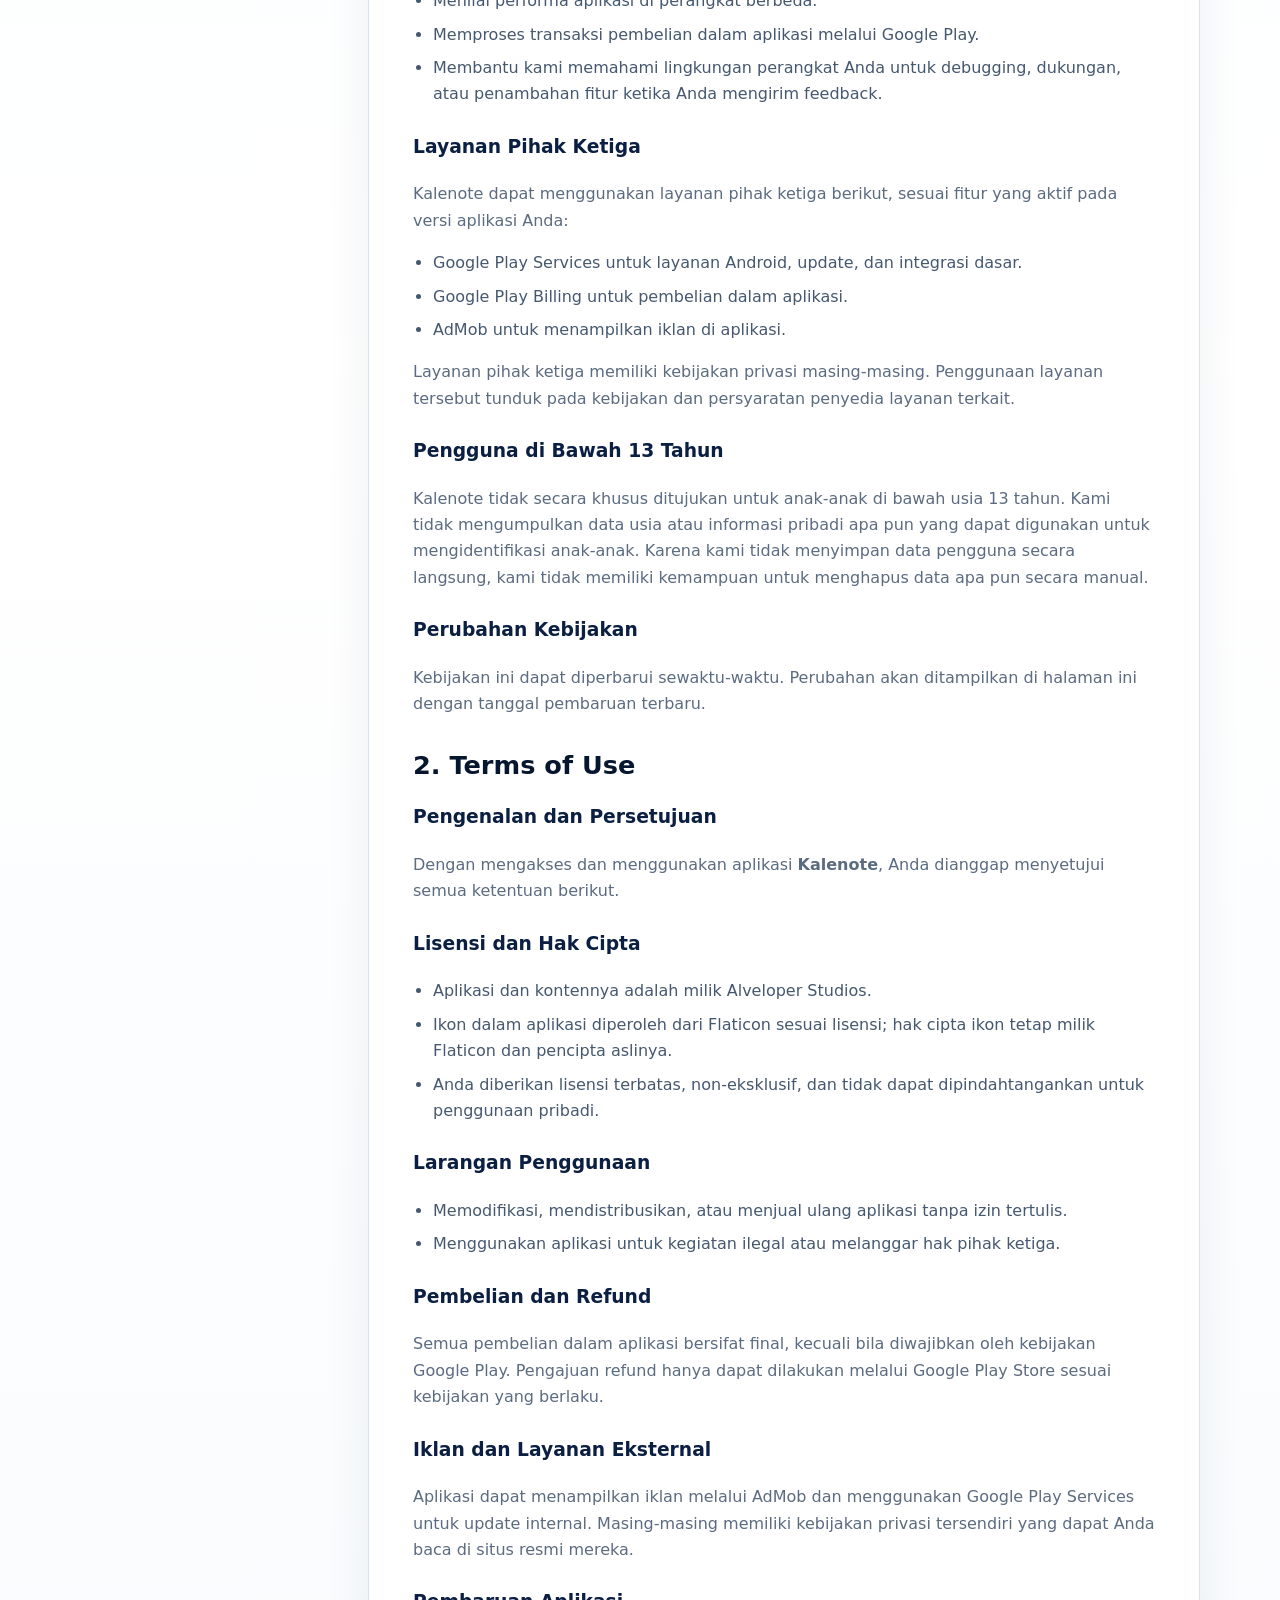
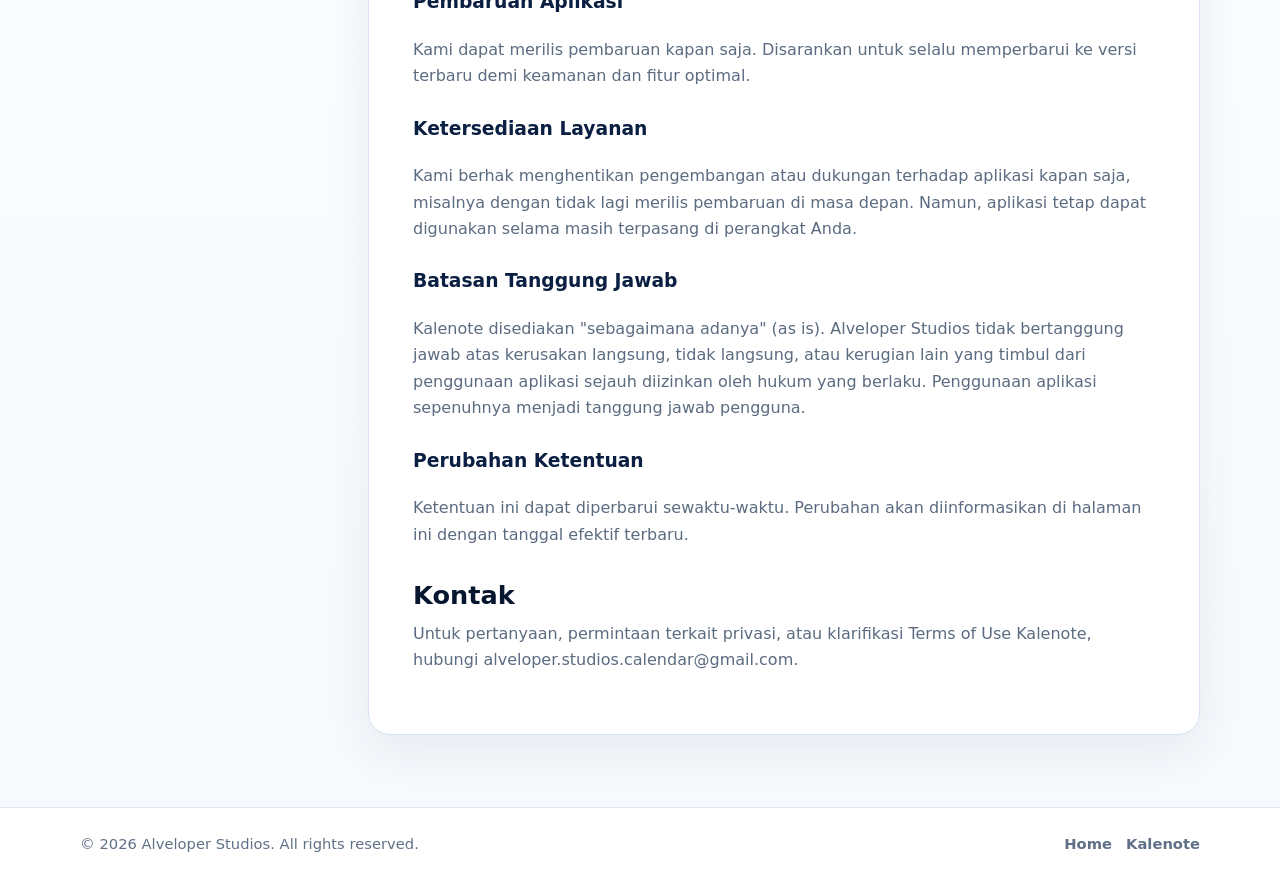
<file: kalenote/privacy-policy.html>
<!DOCTYPE html>
<html lang="id">
<head>
  <meta charset="UTF-8">
  <meta name="viewport" content="width=device-width, initial-scale=1.0">
  <meta name="description" content="Privacy Policy dan Terms of Use Kalenote by Alveloper Studios.">
  <meta name="theme-color" content="#1769e0">
  <title>Privacy Policy - Kalenote</title>
  <link rel="icon" href="../assets/icons/alveloper-studios-icon/web/favicon.ico">
  <link rel="apple-touch-icon" href="../assets/icons/alveloper-studios-icon/web/apple-touch-icon.png">
  <link rel="stylesheet" href="../assets/css/style.css">
</head>
<body>
  <header class="site-header">
    <div class="container header-inner">
      <a class="brand" href="../">
        <span class="brand-mark"><img src="../assets/icons/alveloper-studios-icon/web/icon-192.png" alt=""></span>
        <span>
          <span class="brand-title">Alveloper Studios</span>
          <span class="brand-subtitle">Kalenote policy</span>
        </span>
      </a>
      <button class="menu-button" type="button" aria-label="Open navigation" aria-expanded="false" data-menu-button>
        <span></span>
      </button>
      <nav class="site-nav" data-site-nav>
        <a href="../">Home</a>
        <a href="./">Kalenote</a>
      </nav>
    </div>
  </header>

  <main>
    <section class="app-hero">
      <div class="container">
        <div class="app-hero-card">
          <img class="app-hero-logo" src="../assets/images/kalenote_logo.png" alt="Kalenote logo">
          <div>
            <span class="eyebrow">Updated: 26 Juni 2025</span>
            <h1>Privacy Policy & Terms of Use</h1>
            <p>Kebijakan privasi dan ketentuan penggunaan untuk aplikasi Kalenote dari Alveloper Studios.</p>
            <div class="meta-row">
              <span class="meta-pill">App: Kalenote</span>
              <span class="meta-pill">Developer: Alveloper Studios</span>
              <span class="meta-pill">Contact: alveloper.studios.calendar@gmail.com</span>
            </div>
          </div>
        </div>
      </div>
    </section>

    <section class="section">
      <div class="container policy-layout">
        <aside class="policy-sidebar">
          <strong>Contents</strong>
          <a href="#consent">Persetujuan</a>
          <a href="#data-collected">Data yang Dikumpulkan</a>
          <a href="#usage">Penggunaan Data</a>
          <a href="#third-party">Layanan Pihak Ketiga</a>
          <a href="#children">Anak-Anak</a>
          <a href="#terms">Terms of Use</a>
          <a href="#contact">Kontak</a>
        </aside>

        <article class="policy-content">
          <h2 id="consent">Persetujuan Pengguna</h2>
          <p>Dengan mengunduh, mengakses, atau menggunakan aplikasi <strong>Kalenote</strong>, Anda menyetujui kebijakan privasi dan ketentuan penggunaan ini. Jika Anda tidak setuju, mohon berhenti menggunakan aplikasi.</p>

          <h2>1. Privacy Policy</h2>
          <h3>Pengenalan</h3>
          <p>Dokumen ini menjelaskan bagaimana data pengguna dikumpulkan dan digunakan oleh aplikasi <strong>Kalenote</strong>.</p>

          <h3 id="data-collected">Data yang Dikumpulkan</h3>
          <ul>
            <li><strong>Data otomatis:</strong> Kalenote dapat menggunakan layanan pihak ketiga seperti Google Play Services dan AdMob untuk memproses data teknis, termasuk alamat IP, versi sistem operasi perangkat, waktu dan durasi penggunaan aplikasi, serta informasi perangkat seperti model dan merek.</li>
            <li><strong>Data pribadi:</strong> Kalenote tidak meminta data pribadi secara langsung. Jika Anda melakukan pembelian dalam aplikasi, Google Play dapat memproses alamat email akun Google Anda untuk keperluan transaksi. Email tersebut tidak kami simpan, akses, atau gunakan secara langsung di server kami.</li>
            <li><strong>Data perangkat pada feedback:</strong> Saat Anda menekan tombol Email Kritik & Saran, aplikasi dapat melampirkan nama dan model perangkat, versi dan build number aplikasi, versi sistem operasi, serta API level ke dalam badan email.</li>
          </ul>

          <div class="notice">
            Kalenote tidak mengumpulkan atau meminta data seperti nama lengkap, nomor telepon, kontak, lokasi GPS, foto, atau data sensitif lainnya. Semua data utama tetap berada di perangkat Anda, kecuali data yang diproses oleh layanan pihak ketiga seperti AdMob atau Google Play.
          </div>

          <h3 id="usage">Penggunaan Data</h3>
          <ul>
            <li>Menampilkan iklan di aplikasi melalui AdMob jika fitur iklan aktif.</li>
            <li>Menilai performa aplikasi di perangkat berbeda.</li>
            <li>Memproses transaksi pembelian dalam aplikasi melalui Google Play.</li>
            <li>Membantu kami memahami lingkungan perangkat Anda untuk debugging, dukungan, atau penambahan fitur ketika Anda mengirim feedback.</li>
          </ul>

          <h3 id="third-party">Layanan Pihak Ketiga</h3>
          <p>Kalenote dapat menggunakan layanan pihak ketiga berikut, sesuai fitur yang aktif pada versi aplikasi Anda:</p>
          <ul>
            <li>Google Play Services untuk layanan Android, update, dan integrasi dasar.</li>
            <li>Google Play Billing untuk pembelian dalam aplikasi.</li>
            <li>AdMob untuk menampilkan iklan di aplikasi.</li>
          </ul>
          <p>Layanan pihak ketiga memiliki kebijakan privasi masing-masing. Penggunaan layanan tersebut tunduk pada kebijakan dan persyaratan penyedia layanan terkait.</p>

          <h3 id="children">Pengguna di Bawah 13 Tahun</h3>
          <p>Kalenote tidak secara khusus ditujukan untuk anak-anak di bawah usia 13 tahun. Kami tidak mengumpulkan data usia atau informasi pribadi apa pun yang dapat digunakan untuk mengidentifikasi anak-anak. Karena kami tidak menyimpan data pengguna secara langsung, kami tidak memiliki kemampuan untuk menghapus data apa pun secara manual.</p>

          <h3>Perubahan Kebijakan</h3>
          <p>Kebijakan ini dapat diperbarui sewaktu-waktu. Perubahan akan ditampilkan di halaman ini dengan tanggal pembaruan terbaru.</p>

          <h2 id="terms">2. Terms of Use</h2>
          <h3>Pengenalan dan Persetujuan</h3>
          <p>Dengan mengakses dan menggunakan aplikasi <strong>Kalenote</strong>, Anda dianggap menyetujui semua ketentuan berikut.</p>

          <h3>Lisensi dan Hak Cipta</h3>
          <ul>
            <li>Aplikasi dan kontennya adalah milik Alveloper Studios.</li>
            <li>Ikon dalam aplikasi diperoleh dari Flaticon sesuai lisensi; hak cipta ikon tetap milik Flaticon dan pencipta aslinya.</li>
            <li>Anda diberikan lisensi terbatas, non-eksklusif, dan tidak dapat dipindahtangankan untuk penggunaan pribadi.</li>
          </ul>

          <h3>Larangan Penggunaan</h3>
          <ul>
            <li>Memodifikasi, mendistribusikan, atau menjual ulang aplikasi tanpa izin tertulis.</li>
            <li>Menggunakan aplikasi untuk kegiatan ilegal atau melanggar hak pihak ketiga.</li>
          </ul>

          <h3>Pembelian dan Refund</h3>
          <p>Semua pembelian dalam aplikasi bersifat final, kecuali bila diwajibkan oleh kebijakan Google Play. Pengajuan refund hanya dapat dilakukan melalui Google Play Store sesuai kebijakan yang berlaku.</p>

          <h3>Iklan dan Layanan Eksternal</h3>
          <p>Aplikasi dapat menampilkan iklan melalui AdMob dan menggunakan Google Play Services untuk update internal. Masing-masing memiliki kebijakan privasi tersendiri yang dapat Anda baca di situs resmi mereka.</p>

          <h3>Pembaruan Aplikasi</h3>
          <p>Kami dapat merilis pembaruan kapan saja. Disarankan untuk selalu memperbarui ke versi terbaru demi keamanan dan fitur optimal.</p>

          <h3>Ketersediaan Layanan</h3>
          <p>Kami berhak menghentikan pengembangan atau dukungan terhadap aplikasi kapan saja, misalnya dengan tidak lagi merilis pembaruan di masa depan. Namun, aplikasi tetap dapat digunakan selama masih terpasang di perangkat Anda.</p>

          <h3>Batasan Tanggung Jawab</h3>
          <p>Kalenote disediakan "sebagaimana adanya" (as is). Alveloper Studios tidak bertanggung jawab atas kerusakan langsung, tidak langsung, atau kerugian lain yang timbul dari penggunaan aplikasi sejauh diizinkan oleh hukum yang berlaku. Penggunaan aplikasi sepenuhnya menjadi tanggung jawab pengguna.</p>

          <h3>Perubahan Ketentuan</h3>
          <p>Ketentuan ini dapat diperbarui sewaktu-waktu. Perubahan akan diinformasikan di halaman ini dengan tanggal efektif terbaru.</p>

          <h2 id="contact">Kontak</h2>
          <p>Untuk pertanyaan, permintaan terkait privasi, atau klarifikasi Terms of Use Kalenote, hubungi <a href="mailto:alveloper.studios.calendar@gmail.com?subject=Kalenote%20Privacy%20Policy">alveloper.studios.calendar@gmail.com</a>.</p>
        </article>
      </div>
    </section>
  </main>

  <footer class="footer">
    <div class="container footer-inner">
      <span>&copy; <span data-year></span> Alveloper Studios. All rights reserved.</span>
      <div class="footer-links">
        <a href="../">Home</a>
        <a href="./">Kalenote</a>
      </div>
    </div>
  </footer>

  <script src="../assets/js/main.js"></script>
</body>
</html>
</file>
<file: assets/css/style.css>
:root {
  color-scheme: light;
  --blue-950: #07162f;
  --blue-900: #0b1f42;
  --blue-800: #12366d;
  --blue-700: #1550a8;
  --blue-600: #1769e0;
  --blue-500: #2383f6;
  --blue-100: #dbeafe;
  --sky-50: #eff8ff;
  --ink: #102033;
  --muted: #5b6b80;
  --line: #d9e3f2;
  --surface: #ffffff;
  --surface-soft: #f6f9fd;
  --accent: #10b981;
  --warning: #f59e0b;
  --shadow: 0 18px 50px rgba(13, 38, 76, 0.12);
  --radius: 8px;
  --radius-lg: 20px;
  --container: 1120px;
}

* {
  box-sizing: border-box;
}

html {
  scroll-behavior: smooth;
}

body {
  margin: 0;
  font-family:
    Inter, ui-sans-serif, system-ui, -apple-system, BlinkMacSystemFont, "Segoe UI",
    sans-serif;
  color: var(--ink);
  background:
    radial-gradient(circle at top left, rgba(35, 131, 246, 0.14), transparent 34rem),
    linear-gradient(180deg, #f7fbff 0%, #ffffff 48%, #f6f9fd 100%);
  line-height: 1.65;
}

img {
  max-width: 100%;
  display: block;
}

a {
  color: inherit;
  text-decoration: none;
}

p,
h1,
h2,
h3,
h4 {
  margin-top: 0;
}

p {
  color: var(--muted);
}

.container {
  width: min(100% - 40px, var(--container));
  margin-inline: auto;
}

.site-header {
  position: sticky;
  top: 0;
  z-index: 20;
  border-bottom: 1px solid rgba(217, 227, 242, 0.82);
  background: rgba(255, 255, 255, 0.86);
  -webkit-backdrop-filter: blur(18px);
  backdrop-filter: blur(18px);
  transition: transform 220ms ease, box-shadow 220ms ease;
  will-change: transform;
}

.site-header.is-hidden {
  transform: translateY(-100%);
}

.header-inner {
  display: flex;
  align-items: center;
  justify-content: space-between;
  min-height: 76px;
  gap: 24px;
}

.brand {
  display: inline-flex;
  align-items: center;
  gap: 12px;
  font-weight: 800;
  color: var(--blue-950);
}

.brand-mark {
  display: grid;
  place-items: center;
  width: 56px;
  height: 56px;
  border-radius: 16px;
  color: #fff;
}

.brand-mark img {
  width: 100%;
  height: 100%;
  border-radius: 16px;
  object-fit: cover;
}

.brand-title {
  display: block;
  line-height: 1.1;
}

.brand-subtitle {
  display: block;
  color: var(--muted);
  font-size: 0.78rem;
  font-weight: 650;
}

.site-nav {
  display: flex;
  align-items: center;
  gap: 6px;
}

.site-nav a {
  border-radius: 999px;
  color: #2f4055;
  font-size: 0.94rem;
  font-weight: 700;
  padding: 9px 14px;
}

.site-nav a:hover,
.site-nav a:focus-visible {
  background: var(--blue-100);
  color: var(--blue-800);
  outline: none;
}

.menu-button {
  display: none;
  width: 42px;
  height: 42px;
  border: 1px solid var(--line);
  border-radius: 8px;
  background: #fff;
  color: var(--blue-900);
  cursor: pointer;
}

.menu-button span,
.menu-button::before,
.menu-button::after {
  display: block;
  width: 18px;
  height: 2px;
  margin: 4px auto;
  border-radius: 999px;
  background: currentColor;
  content: "";
}

.hero {
  padding: 88px 0 54px;
}

.hero-grid {
  display: grid;
  grid-template-columns: minmax(0, 1.1fr) minmax(320px, 0.9fr);
  align-items: center;
  gap: 48px;
}

.eyebrow {
  display: inline-flex;
  align-items: center;
  gap: 9px;
  margin-bottom: 18px;
  border: 1px solid #c9daf4;
  border-radius: 999px;
  background: rgba(255, 255, 255, 0.72);
  color: var(--blue-700);
  font-size: 0.83rem;
  font-weight: 800;
  padding: 7px 12px;
}

.eyebrow::before {
  width: 8px;
  height: 8px;
  border-radius: 999px;
  background: var(--accent);
  content: "";
}

.hero h1 {
  max-width: 780px;
  color: var(--blue-950);
  font-size: clamp(2.6rem, 7vw, 5.4rem);
  line-height: 0.95;
  letter-spacing: 0;
  margin-bottom: 24px;
}

.hero-copy {
  max-width: 660px;
  color: #41546b;
  font-size: 1.08rem;
  margin-bottom: 30px;
}

.hero-actions,
.card-actions,
.policy-actions {
  display: flex;
  flex-wrap: wrap;
  align-items: center;
  gap: 12px;
}

.button {
  display: inline-flex;
  align-items: center;
  justify-content: center;
  min-height: 44px;
  border: 1px solid transparent;
  border-radius: 8px;
  font-weight: 800;
  padding: 10px 16px;
  transition:
    transform 160ms ease,
    box-shadow 160ms ease,
    border-color 160ms ease,
    background 160ms ease;
}

.button:hover {
  transform: translateY(-1px);
}

.button-primary {
  background: linear-gradient(135deg, var(--blue-700), var(--blue-500));
  color: #fff;
  box-shadow: 0 16px 28px rgba(23, 105, 224, 0.24);
}

.button-secondary {
  border-color: var(--line);
  background: #fff;
  color: var(--blue-800);
}

.button-ghost {
  border-color: transparent;
  background: transparent;
  color: var(--blue-700);
}

.hero-panel {
  position: relative;
  padding: 22px;
}

.studio-signature {
  display: grid;
  grid-template-columns: 92px 1fr;
  gap: 18px;
  align-items: center;
  margin: 28px 0 0;
  max-width: 520px;
  border: 1px solid rgba(217, 227, 242, 0.9);
  border-radius: 18px;
  background: rgba(255, 255, 255, 0.78);
  box-shadow: 0 14px 34px rgba(13, 38, 76, 0.08);
  padding: 16px;
}

.studio-signature img {
  width: 92px;
  height: 92px;
  border-radius: 18px;
  object-fit: cover;
}

.studio-signature strong {
  display: block;
  color: var(--blue-950);
  font-size: 1.08rem;
  line-height: 1.2;
  margin-bottom: 4px;
}

.studio-signature span {
  display: block;
  color: var(--muted);
  font-size: 0.94rem;
}

.device-shell {
  overflow: hidden;
  border: 1px solid rgba(217, 227, 242, 0.9);
  border-radius: 28px;
  background:
    linear-gradient(180deg, rgba(255, 255, 255, 0.92), rgba(255, 255, 255, 0.72)),
    linear-gradient(135deg, rgba(35, 131, 246, 0.16), rgba(16, 185, 129, 0.1));
  box-shadow: var(--shadow);
}

.device-top {
  display: flex;
  align-items: center;
  justify-content: space-between;
  border-bottom: 1px solid rgba(217, 227, 242, 0.85);
  padding: 16px;
}

.traffic {
  display: flex;
  gap: 6px;
}

.traffic span {
  width: 9px;
  height: 9px;
  border-radius: 999px;
  background: #cbd5e1;
}

.traffic span:nth-child(1) {
  background: #ef4444;
}

.traffic span:nth-child(2) {
  background: #f59e0b;
}

.traffic span:nth-child(3) {
  background: var(--accent);
}

.device-url {
  color: #64748b;
  font-size: 0.78rem;
  font-weight: 750;
}

.app-stack {
  display: grid;
  gap: 14px;
  padding: 20px;
}

.mini-app {
  display: grid;
  grid-template-columns: 62px 1fr;
  align-items: center;
  gap: 14px;
  border: 1px solid rgba(217, 227, 242, 0.86);
  border-radius: 16px;
  background: #fff;
  padding: 14px;
}

.mini-app img,
.app-logo {
  width: 62px;
  height: 62px;
  border-radius: 16px;
  object-fit: cover;
}

.mini-app strong {
  display: block;
  color: var(--blue-950);
}

.mini-app span {
  display: block;
  color: var(--muted);
  font-size: 0.88rem;
}

.section {
  padding: 72px 0;
}

.section-muted {
  background: linear-gradient(180deg, rgba(239, 248, 255, 0.72), rgba(255, 255, 255, 0.92));
}

.section-header {
  max-width: 720px;
  margin-bottom: 28px;
}

.section-kicker {
  color: var(--blue-700);
  font-size: 0.82rem;
  font-weight: 850;
  letter-spacing: 0;
  margin-bottom: 8px;
  text-transform: uppercase;
}

.section h2 {
  color: var(--blue-950);
  font-size: clamp(2rem, 4vw, 3rem);
  line-height: 1.05;
  letter-spacing: 0;
  margin-bottom: 12px;
}

.apps-grid {
  display: grid;
  grid-template-columns: repeat(2, minmax(0, 1fr));
  gap: 18px;
}

.app-card {
  display: flex;
  flex-direction: column;
  min-height: 100%;
  border: 1px solid var(--line);
  border-radius: var(--radius-lg);
  background: rgba(255, 255, 255, 0.88);
  box-shadow: 0 16px 46px rgba(13, 38, 76, 0.08);
  padding: 22px;
}

.app-card-header {
  display: flex;
  align-items: center;
  justify-content: space-between;
  gap: 14px;
  margin-bottom: 22px;
}

.app-title-row {
  display: flex;
  align-items: center;
  gap: 14px;
}

.app-title-row h3 {
  color: var(--blue-950);
  font-size: 1.28rem;
  line-height: 1.2;
  margin: 0;
}

.app-title-row span {
  color: var(--muted);
  font-size: 0.9rem;
  font-weight: 650;
}

.status {
  display: inline-flex;
  align-items: center;
  min-height: 28px;
  border-radius: 999px;
  background: #dcfce7;
  color: #166534;
  font-size: 0.78rem;
  font-weight: 850;
  padding: 5px 10px;
  white-space: nowrap;
}

.status.soon {
  background: #fef3c7;
  color: #92400e;
}

.app-card p {
  margin-bottom: 18px;
}

.feature-list {
  display: grid;
  gap: 9px;
  margin: 0 0 22px;
  padding: 0;
  list-style: none;
}

.feature-list li {
  display: flex;
  gap: 9px;
  color: #41546b;
  font-size: 0.94rem;
}

.feature-list li::before {
  width: 8px;
  height: 8px;
  flex: 0 0 8px;
  margin-top: 9px;
  border-radius: 999px;
  background: var(--blue-500);
  content: "";
}

.app-card .card-actions {
  margin-top: auto;
}

.info-grid {
  display: grid;
  grid-template-columns: repeat(3, minmax(0, 1fr));
  gap: 16px;
}

.info-box {
  border: 1px solid var(--line);
  border-radius: 16px;
  background: #fff;
  padding: 20px;
}

.info-box h3 {
  color: var(--blue-950);
  font-size: 1rem;
  margin-bottom: 8px;
}

.info-box p {
  margin-bottom: 0;
}

.app-hero {
  padding: 68px 0 46px;
}

.app-hero-card {
  display: grid;
  grid-template-columns: auto 1fr;
  gap: 22px;
  align-items: center;
  border: 1px solid var(--line);
  border-radius: 24px;
  background: rgba(255, 255, 255, 0.9);
  box-shadow: var(--shadow);
  padding: 28px;
}

.app-hero-logo {
  width: 116px;
  height: 116px;
  border-radius: 26px;
  object-fit: cover;
}

.app-hero h1 {
  color: var(--blue-950);
  font-size: clamp(2.1rem, 5vw, 4rem);
  line-height: 1;
  letter-spacing: 0;
  margin-bottom: 12px;
}

.meta-row {
  display: flex;
  flex-wrap: wrap;
  gap: 10px;
  margin: 18px 0 0;
}

.meta-pill {
  border: 1px solid var(--line);
  border-radius: 999px;
  background: #fff;
  color: #334155;
  font-size: 0.84rem;
  font-weight: 780;
  padding: 7px 11px;
}

.policy-layout {
  display: grid;
  grid-template-columns: minmax(0, 260px) minmax(0, 1fr);
  gap: 28px;
  align-items: start;
}

.policy-sidebar {
  position: sticky;
  top: 98px;
  border: 1px solid var(--line);
  border-radius: 18px;
  background: #fff;
  padding: 18px;
}

.policy-sidebar strong {
  display: block;
  color: var(--blue-950);
  margin-bottom: 10px;
}

.policy-sidebar a {
  display: block;
  border-radius: 8px;
  color: #4b5f77;
  font-size: 0.92rem;
  font-weight: 700;
  padding: 8px 10px;
}

.policy-sidebar a:hover {
  background: var(--sky-50);
  color: var(--blue-800);
}

.policy-content {
  border: 1px solid var(--line);
  border-radius: 22px;
  background: #fff;
  box-shadow: 0 16px 46px rgba(13, 38, 76, 0.07);
  padding: clamp(24px, 4vw, 44px);
}

.policy-content h2 {
  margin-top: 34px;
  font-size: 1.6rem;
}

.policy-content h2:first-child {
  margin-top: 0;
}

.policy-content h3 {
  color: var(--blue-900);
  margin-top: 24px;
}

.policy-content ul {
  color: #45586f;
  padding-left: 20px;
}

.policy-content li + li {
  margin-top: 7px;
}

.notice {
  border-left: 4px solid var(--blue-500);
  border-radius: 8px;
  background: var(--sky-50);
  color: #334155;
  padding: 16px 18px;
}

.contact-band {
  border-top: 1px solid var(--line);
  background: var(--blue-950);
  color: #fff;
  padding: 46px 0;
}

.contact-band p {
  color: #c7d8ef;
  margin-bottom: 0;
}

.contact-band a {
  color: #fff;
  font-weight: 800;
}

.footer {
  border-top: 1px solid rgba(217, 227, 242, 0.82);
  background: #fff;
  color: #607086;
  padding: 24px 0;
}

.footer-inner {
  display: flex;
  align-items: center;
  justify-content: space-between;
  gap: 16px;
  font-size: 0.92rem;
}

.footer-links {
  display: flex;
  flex-wrap: wrap;
  gap: 14px;
  font-weight: 750;
}

@media (max-width: 860px) {
  .container {
    width: min(100% - 28px, var(--container));
  }

  .menu-button {
    display: block;
  }

  .site-nav {
    position: absolute;
    inset: 76px 14px auto;
    display: none;
    flex-direction: column;
    align-items: stretch;
    border: 1px solid var(--line);
    border-radius: 16px;
    background: #fff;
    box-shadow: var(--shadow);
    padding: 10px;
  }

  .site-nav.is-open {
    display: flex;
  }

  .site-nav a {
    border-radius: 8px;
  }

  .hero {
    padding-top: 56px;
  }

  .hero-grid,
  .apps-grid,
  .info-grid,
  .policy-layout {
    grid-template-columns: 1fr;
  }

  .policy-sidebar {
    position: static;
  }

  .app-hero-card {
    grid-template-columns: 1fr;
  }
}

@media (max-width: 560px) {
  .header-inner {
    min-height: 68px;
  }

  .brand-subtitle,
  .device-url {
    display: none;
  }

  .hero {
    padding-bottom: 34px;
  }

  .hero h1 {
    font-size: 2.8rem;
  }

  .hero-actions,
  .card-actions,
  .policy-actions {
    align-items: stretch;
    flex-direction: column;
  }

  .button {
    width: 100%;
  }

  .app-card-header,
  .app-title-row {
    align-items: flex-start;
    flex-direction: column;
  }

  .app-hero-logo {
    width: 94px;
    height: 94px;
  }

  .studio-signature {
    grid-template-columns: 1fr;
  }

  .footer-inner {
    align-items: flex-start;
    flex-direction: column;
  }
}

/* Utility classes for inline styles */
.policy-actions-margin {
  margin-top: 28px;
}

.policy-header {
  display: flex;
  flex-direction: column;
  align-items: center;
  text-align: center;
}

.policy-header-image {
  margin-bottom: 1em;
}

.policy-title-main {
  margin-bottom: 0;
  margin-top: 0;
  line-height: 1;
  font-size: 2em;
}

.policy-title-sub {
  margin-bottom: 0;
  margin-top: 20px;
  line-height: 1;
  font-size: 1.5em;
  font-weight: 500;
}

.policy-date {
  margin-top: 12px;
}

.policy-section-title {
  margin-bottom: 0;
  margin-top: 0;
}
</file>
